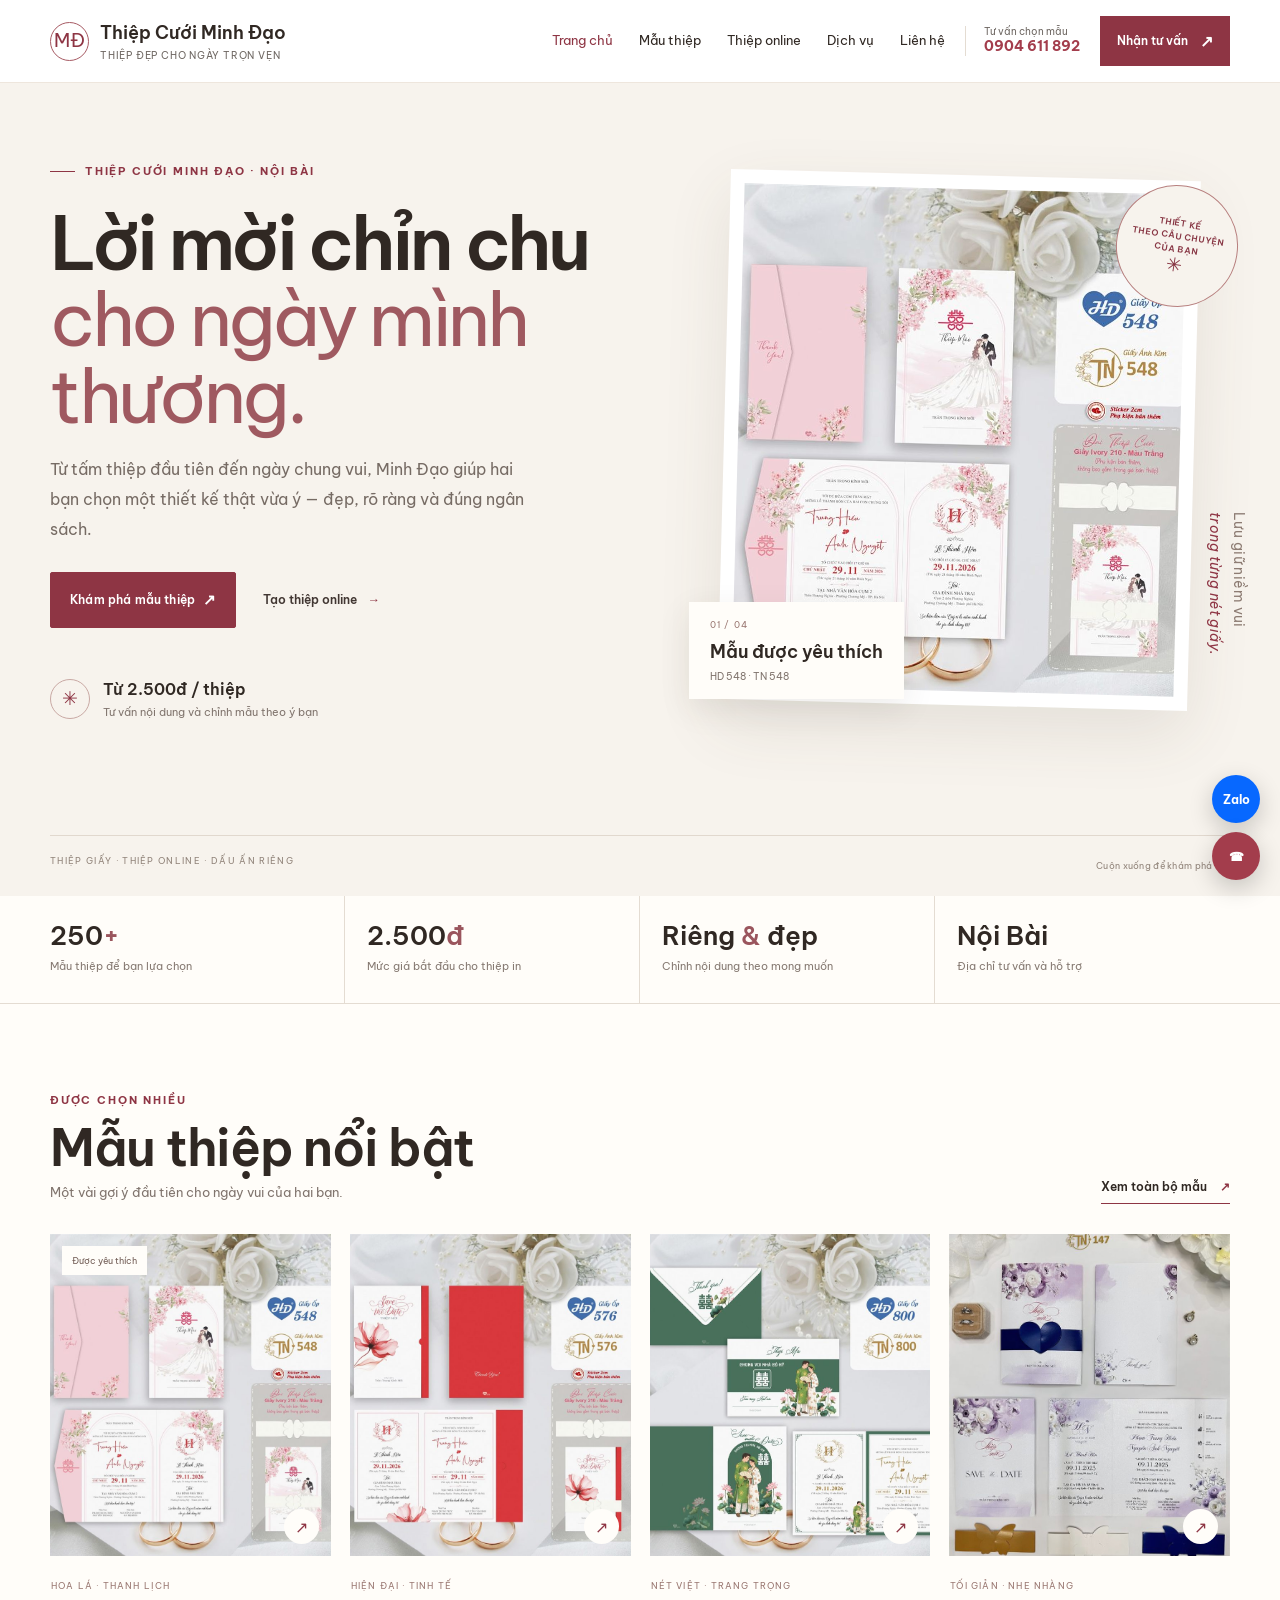
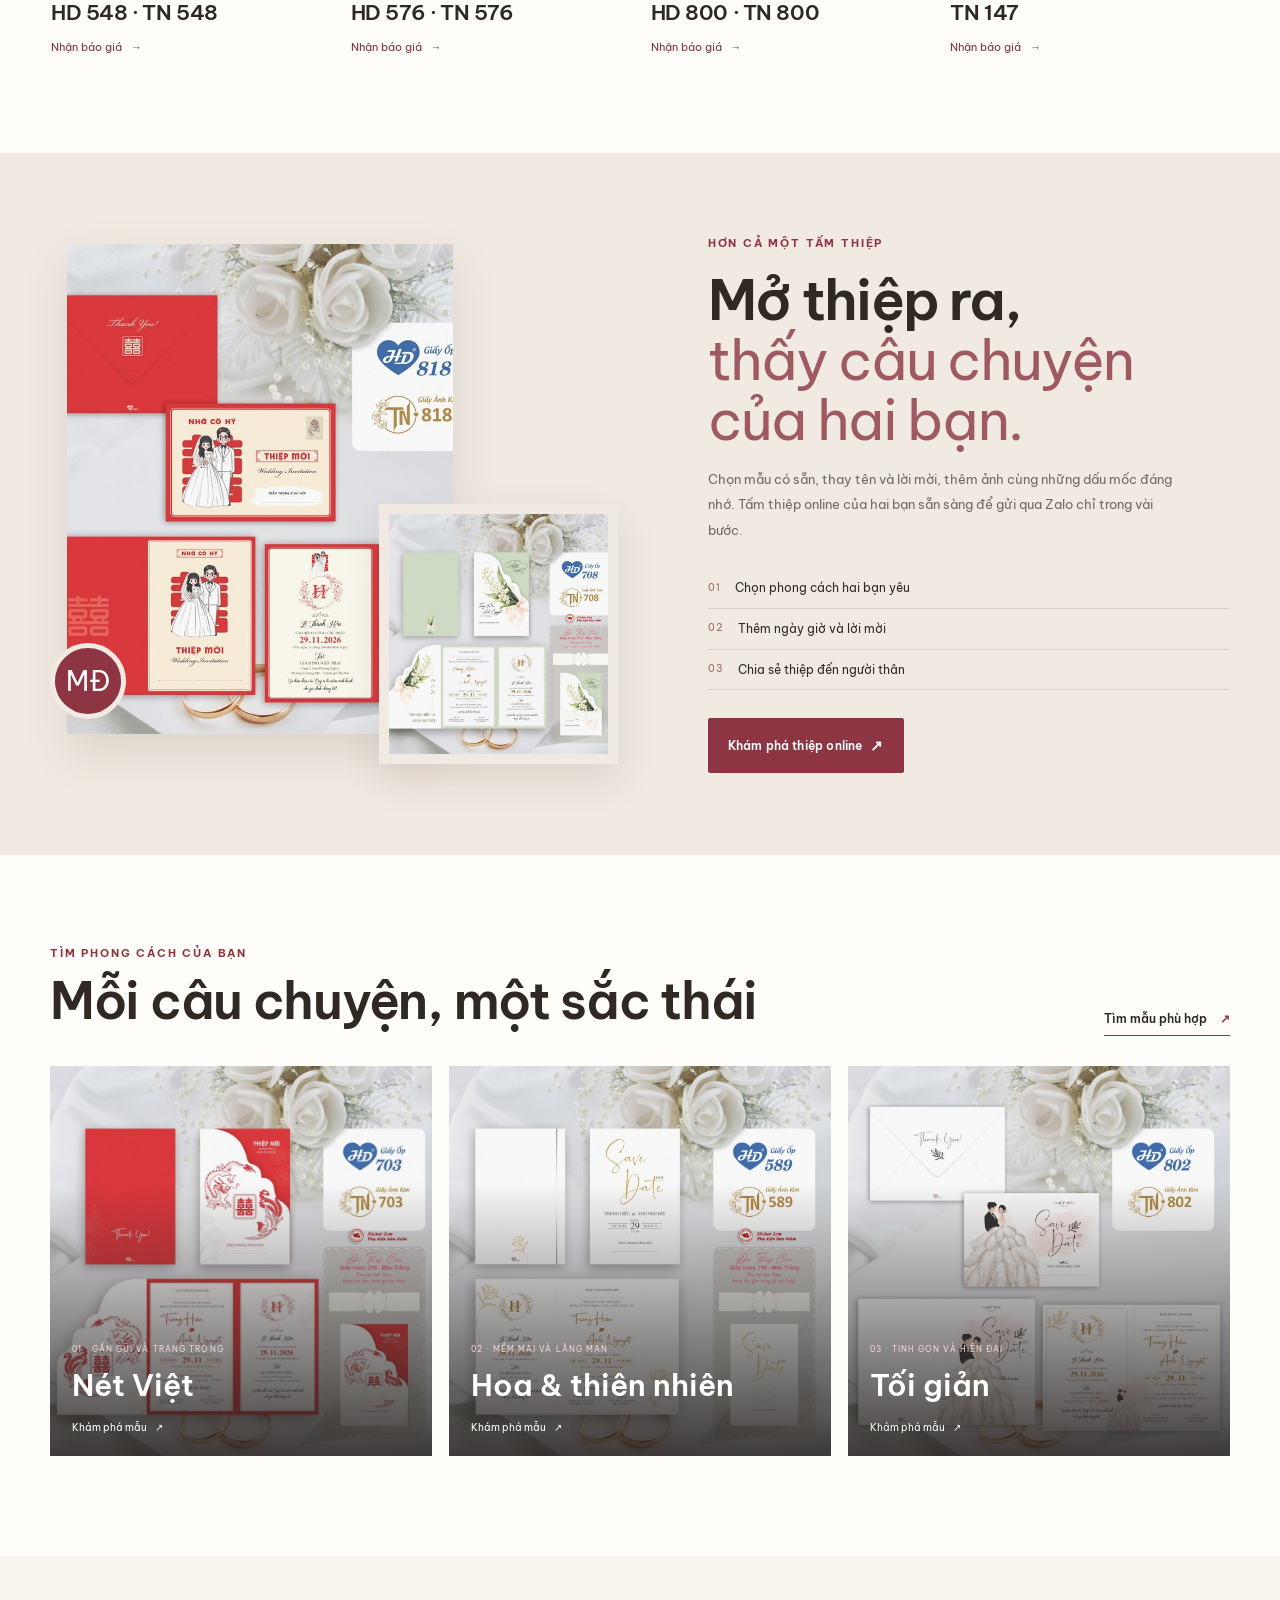
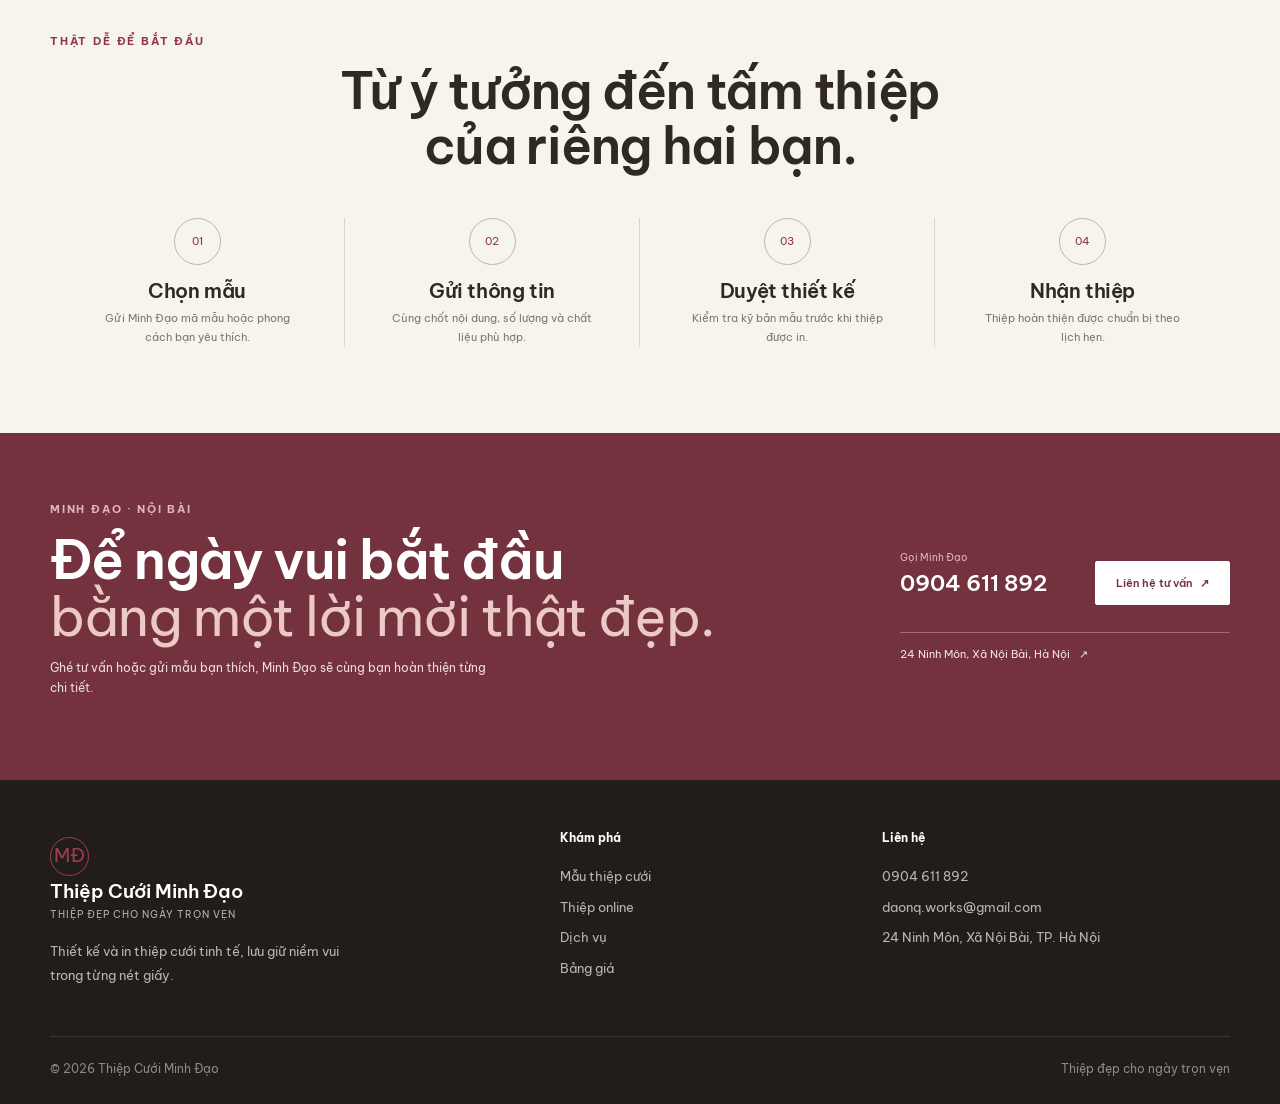
<file: index.html>
<!doctype html>
<html lang="vi">
<head>
  <meta charset="utf-8">
  <meta name="viewport" content="width=device-width, initial-scale=1">
  <meta name="theme-color" content="#f7f3ed">
  <title>Thiệp Cưới Minh Đạo | Thiệp đẹp cho ngày mình chung đôi</title>
  <meta name="description" content="Khám phá hơn 250 mẫu thiệp cưới Minh Đạo, xem mẫu online và nhận tư vấn thiết kế, in thiệp tại Nội Bài.">
  <link rel="stylesheet" href="styles.css">
</head>
<body class="store-home">
<header class="site-header home-header">
  <nav class="container nav" aria-label="Điều hướng chính">
    <a class="brand" href="index.html">
      <span class="brand-mark">MĐ</span>
      <span><strong>Thiệp Cưới Minh Đạo</strong><small>Thiệp đẹp cho ngày trọn vẹn</small></span>
    </a>
    <button class="menu-btn" aria-label="Mở menu" aria-expanded="false">☰</button>
    <div class="nav-links">
      <a class="active" href="index.html">Trang chủ</a>
      <a href="templates.html">Mẫu thiệp</a>
      <a href="online.html">Thiệp online</a>
      <a href="services.html">Dịch vụ</a>
      <a href="contact.html">Liên hệ</a>
    </div>
    <div class="nav-actions">
      <a class="header-phone" href="tel:0904611892"><small>Tư vấn chọn mẫu</small><b>0904 611 892</b></a>
      <a class="home-nav-cta" href="contact.html">Nhận tư vấn <span>↗</span></a>
    </div>
  </nav>
</header>

<main>
  <section class="home-hero">
    <div class="container home-hero-grid">
      <div class="home-hero-copy">
        <span class="home-eyebrow"><i></i> Thiệp cưới Minh Đạo · Nội Bài</span>
        <h1>Lời mời chỉn chu<br><em>cho ngày mình thương.</em></h1>
        <p>Từ tấm thiệp đầu tiên đến ngày chung vui, Minh Đạo giúp hai bạn chọn một thiết kế thật vừa ý — đẹp, rõ ràng và đúng ngân sách.</p>
        <div class="home-hero-actions">
          <a class="btn home-primary" href="templates.html">Khám phá mẫu thiệp <span>↗</span></a>
          <a class="home-text-link" href="online.html">Tạo thiệp online <span>→</span></a>
        </div>
        <div class="home-hero-note"><span class="note-icon">✳</span><span><b>Từ 2.500đ / thiệp</b><small>Tư vấn nội dung và chỉnh mẫu theo ý bạn</small></span></div>
      </div>
      <div class="home-hero-visual">
        <div class="home-hero-photo">
          <img src="assets/thiep_2k5_den_5k/hd-548-tn-548.jpg" alt="Mẫu thiệp cưới hoa hồng HD 548 và TN 548">
        </div>
        <div class="home-photo-caption"><span>01 / 04</span><b>Mẫu được yêu thích</b><small>HD 548 · TN 548</small></div>
        <div class="home-round-stamp" aria-hidden="true"><span>THIẾT KẾ<br>THEO CÂU CHUYỆN<br>CỦA BẠN</span><b>✳</b></div>
        <div class="home-side-note">Lưu giữ niềm vui<br><em>trong từng nét giấy.</em></div>
      </div>
    </div>
    <div class="home-hero-bottom container"><span>THIỆP GIẤY · THIỆP ONLINE · DẤU ẤN RIÊNG</span><span>Cuộn xuống để khám phá <b>↓</b></span></div>
  </section>

  <section class="home-proof" aria-label="Thông tin nổi bật">
    <div class="container home-proof-grid">
      <div><b>250<span>+</span></b><p>Mẫu thiệp để bạn lựa chọn</p></div>
      <div><b>2.500<span>đ</span></b><p>Mức giá bắt đầu cho thiệp in</p></div>
      <div><b>Riêng <span>&</span> đẹp</b><p>Chỉnh nội dung theo mong muốn</p></div>
      <div><b>Nội Bài</b><p>Địa chỉ tư vấn và hỗ trợ</p></div>
    </div>
  </section>

  <section class="section home-featured" id="mau-noi-bat">
    <div class="container">
      <div class="home-section-heading">
        <div><span class="home-section-kicker">ĐƯỢC CHỌN NHIỀU</span><h2>Mẫu thiệp nổi bật</h2><p>Một vài gợi ý đầu tiên cho ngày vui của hai bạn.</p></div>
        <a class="home-more-link" href="templates.html">Xem toàn bộ mẫu <span>↗</span></a>
      </div>
      <div class="home-card-grid">
        <article class="home-product">
          <button class="home-product-image" data-view="hd-548-tn-548.jpg" aria-label="Xem mẫu thiệp HD 548"><img src="assets/thiep_2k5_den_5k/hd-548-tn-548.jpg" alt="Thiệp cưới hoa hồng HD 548" loading="lazy"><span class="home-product-tag">Được yêu thích</span><span class="home-product-open">↗</span></button>
          <div class="home-product-copy"><span>HOA LÁ · THANH LỊCH</span><h3>HD 548 · TN 548</h3><a href="contact.html">Nhận báo giá <b>→</b></a></div>
        </article>
        <article class="home-product">
          <button class="home-product-image" data-view="hd-576-tn-576.jpg" aria-label="Xem mẫu thiệp HD 576"><img src="assets/thiep_2k5_den_5k/hd-576-tn-576.jpg" alt="Thiệp cưới mẫu HD 576" loading="lazy"><span class="home-product-open">↗</span></button>
          <div class="home-product-copy"><span>HIỆN ĐẠI · TINH TẾ</span><h3>HD 576 · TN 576</h3><a href="contact.html">Nhận báo giá <b>→</b></a></div>
        </article>
        <article class="home-product">
          <button class="home-product-image" data-view="hd-800-tn-800.jpg" aria-label="Xem mẫu thiệp HD 800"><img src="assets/thiep_2k5_den_5k/hd-800-tn-800.jpg" alt="Thiệp cưới mẫu HD 800" loading="lazy"><span class="home-product-open">↗</span></button>
          <div class="home-product-copy"><span>NÉT VIỆT · TRANG TRỌNG</span><h3>HD 800 · TN 800</h3><a href="contact.html">Nhận báo giá <b>→</b></a></div>
        </article>
        <article class="home-product">
          <button class="home-product-image" data-view="tn-147.jpg" aria-label="Xem mẫu thiệp TN 147"><img src="assets/thiep_2k5_den_5k/tn-147.jpg" alt="Thiệp cưới thanh nhã TN 147" loading="lazy"><span class="home-product-open">↗</span></button>
          <div class="home-product-copy"><span>TỐI GIẢN · NHẸ NHÀNG</span><h3>TN 147</h3><a href="contact.html">Nhận báo giá <b>→</b></a></div>
        </article>
      </div>
    </div>
  </section>

  <section class="home-story">
    <div class="container home-story-grid">
      <div class="home-story-images">
        <img class="home-story-main" src="assets/thiep_2k5_den_5k/hd-818-tn-818.jpg" alt="Thiệp cưới thiết kế trang nhã" loading="lazy">
        <img class="home-story-small" src="assets/thiep_2k5_den_5k/hd-708-tn-708.jpg" alt="Chi tiết mẫu thiệp cưới phong cách Việt" loading="lazy">
        <span class="home-story-seal">MĐ</span>
      </div>
      <div class="home-story-copy">
        <span class="home-section-kicker">HƠN CẢ MỘT TẤM THIỆP</span>
        <h2>Mở thiệp ra,<br><em>thấy câu chuyện của hai bạn.</em></h2>
        <p>Chọn mẫu có sẵn, thay tên và lời mời, thêm ảnh cùng những dấu mốc đáng nhớ. Tấm thiệp online của hai bạn sẵn sàng để gửi qua Zalo chỉ trong vài bước.</p>
        <ul><li><span>01</span> Chọn phong cách hai bạn yêu</li><li><span>02</span> Thêm ngày giờ và lời mời</li><li><span>03</span> Chia sẻ thiệp đến người thân</li></ul>
        <a class="btn home-primary" href="online.html">Khám phá thiệp online <span>↗</span></a>
      </div>
    </div>
  </section>

  <section class="section home-collections">
    <div class="container">
      <div class="home-section-heading">
        <div><span class="home-section-kicker">TÌM PHONG CÁCH CỦA BẠN</span><h2>Mỗi câu chuyện, một sắc thái</h2></div>
        <a class="home-more-link" href="templates.html">Tìm mẫu phù hợp <span>↗</span></a>
      </div>
      <div class="home-collection-grid">
        <a href="templates.html" class="home-collection home-collection-viet"><img src="assets/thiep_2k5_den_5k/hd-703-tn-703.jpg" alt="Thiệp cưới phong cách Việt" loading="lazy"><span class="home-collection-label"><small>01 · GẦN GŨI VÀ TRANG TRỌNG</small><b>Nét Việt</b><i>Khám phá mẫu <span>↗</span></i></span></a>
        <a href="templates.html" class="home-collection"><img src="assets/thiep_2k5_den_5k/hd-589-tn-589.jpg" alt="Thiệp cưới hoa lá mềm mại" loading="lazy"><span class="home-collection-label"><small>02 · MỀM MẠI VÀ LÃNG MẠN</small><b>Hoa & thiên nhiên</b><i>Khám phá mẫu <span>↗</span></i></span></a>
        <a href="templates.html" class="home-collection"><img src="assets/thiep_2k5_den_5k/hd-802-tn-802.jpg" alt="Thiệp cưới hiện đại tối giản" loading="lazy"><span class="home-collection-label"><small>03 · TINH GỌN VÀ HIỆN ĐẠI</small><b>Tối giản</b><i>Khám phá mẫu <span>↗</span></i></span></a>
      </div>
    </div>
  </section>

  <section class="home-process">
    <div class="container">
      <div class="home-process-heading"><span class="home-section-kicker">THẬT DỄ ĐỂ BẮT ĐẦU</span><h2>Từ ý tưởng đến tấm thiệp<br>của riêng hai bạn.</h2></div>
      <div class="home-process-grid">
        <article><span>01</span><h3>Chọn mẫu</h3><p>Gửi Minh Đạo mã mẫu hoặc phong cách bạn yêu thích.</p></article>
        <article><span>02</span><h3>Gửi thông tin</h3><p>Cùng chốt nội dung, số lượng và chất liệu phù hợp.</p></article>
        <article><span>03</span><h3>Duyệt thiết kế</h3><p>Kiểm tra kỹ bản mẫu trước khi thiệp được in.</p></article>
        <article><span>04</span><h3>Nhận thiệp</h3><p>Thiệp hoàn thiện được chuẩn bị theo lịch hẹn.</p></article>
      </div>
    </div>
  </section>

  <section class="home-contact">
    <div class="container home-contact-inner">
      <div><span class="home-section-kicker">MINH ĐẠO · NỘI BÀI</span><h2>Để ngày vui bắt đầu<br><em>bằng một lời mời thật đẹp.</em></h2><p>Ghé tư vấn hoặc gửi mẫu bạn thích, Minh Đạo sẽ cùng bạn hoàn thiện từng chi tiết.</p></div>
      <div class="home-contact-actions"><a class="home-contact-phone" href="tel:0904611892"><small>Gọi Minh Đạo</small><b>0904 611 892</b></a><a class="btn home-light-btn" href="contact.html">Liên hệ tư vấn <span>↗</span></a><a class="home-map-link" href="https://maps.google.com/?q=24+Ninh+M%C3%B4n,+N%E1%BB%99i+B%C3%A0i,+H%C3%A0+N%E1%BB%99i" target="_blank" rel="noopener">24 Ninh Môn, Xã Nội Bài, Hà Nội <span>↗</span></a></div>
    </div>
  </section>
</main>

<div class="float-contact"><a class="zalo" href="https://zalo.me/84904611892" target="_blank" rel="noopener">Zalo</a><a class="phone" href="tel:0904611892" aria-label="Gọi Minh Đạo">☎</a></div>
<footer class="site-footer home-footer">
  <div class="container">
    <div class="home-footer-main">
      <div class="home-footer-brand"><a class="brand" href="index.html"><span class="brand-mark">MĐ</span><span><strong>Thiệp Cưới Minh Đạo</strong><small>Thiệp đẹp cho ngày trọn vẹn</small></span></a><p>Thiết kế và in thiệp cưới tinh tế, lưu giữ niềm vui trong từng nét giấy.</p></div>
      <div><h4>Khám phá</h4><a href="templates.html">Mẫu thiệp cưới</a><a href="online.html">Thiệp online</a><a href="services.html">Dịch vụ</a><a href="pricing.html">Bảng giá</a></div>
      <div><h4>Liên hệ</h4><a href="tel:0904611892">0904 611 892</a><a href="mailto:daonq.works@gmail.com">daonq.works@gmail.com</a><a href="contact.html">24 Ninh Môn, Xã Nội Bài, TP. Hà Nội</a></div>
    </div>
    <div class="footer-bottom"><span>© 2026 Thiệp Cưới Minh Đạo</span><span>Thiệp đẹp cho ngày trọn vẹn</span></div>
  </div>
</footer>

<div class="modal" id="templateModal" aria-hidden="true"><div class="modal-card"><button class="modal-close" aria-label="Đóng">×</button><img alt=""><div class="modal-copy"><div class="eyebrow">Mẫu thiệp Minh Đạo</div><h2></h2><p class="muted">Ghi lại mã mẫu này và gửi cho Minh Đạo để được tư vấn nội dung, số lượng và báo giá phù hợp.</p><a class="btn" href="contact.html">Nhận tư vấn mẫu này</a></div></div></div>
<script src="app.js"></script>
</body>
</html>
</file>
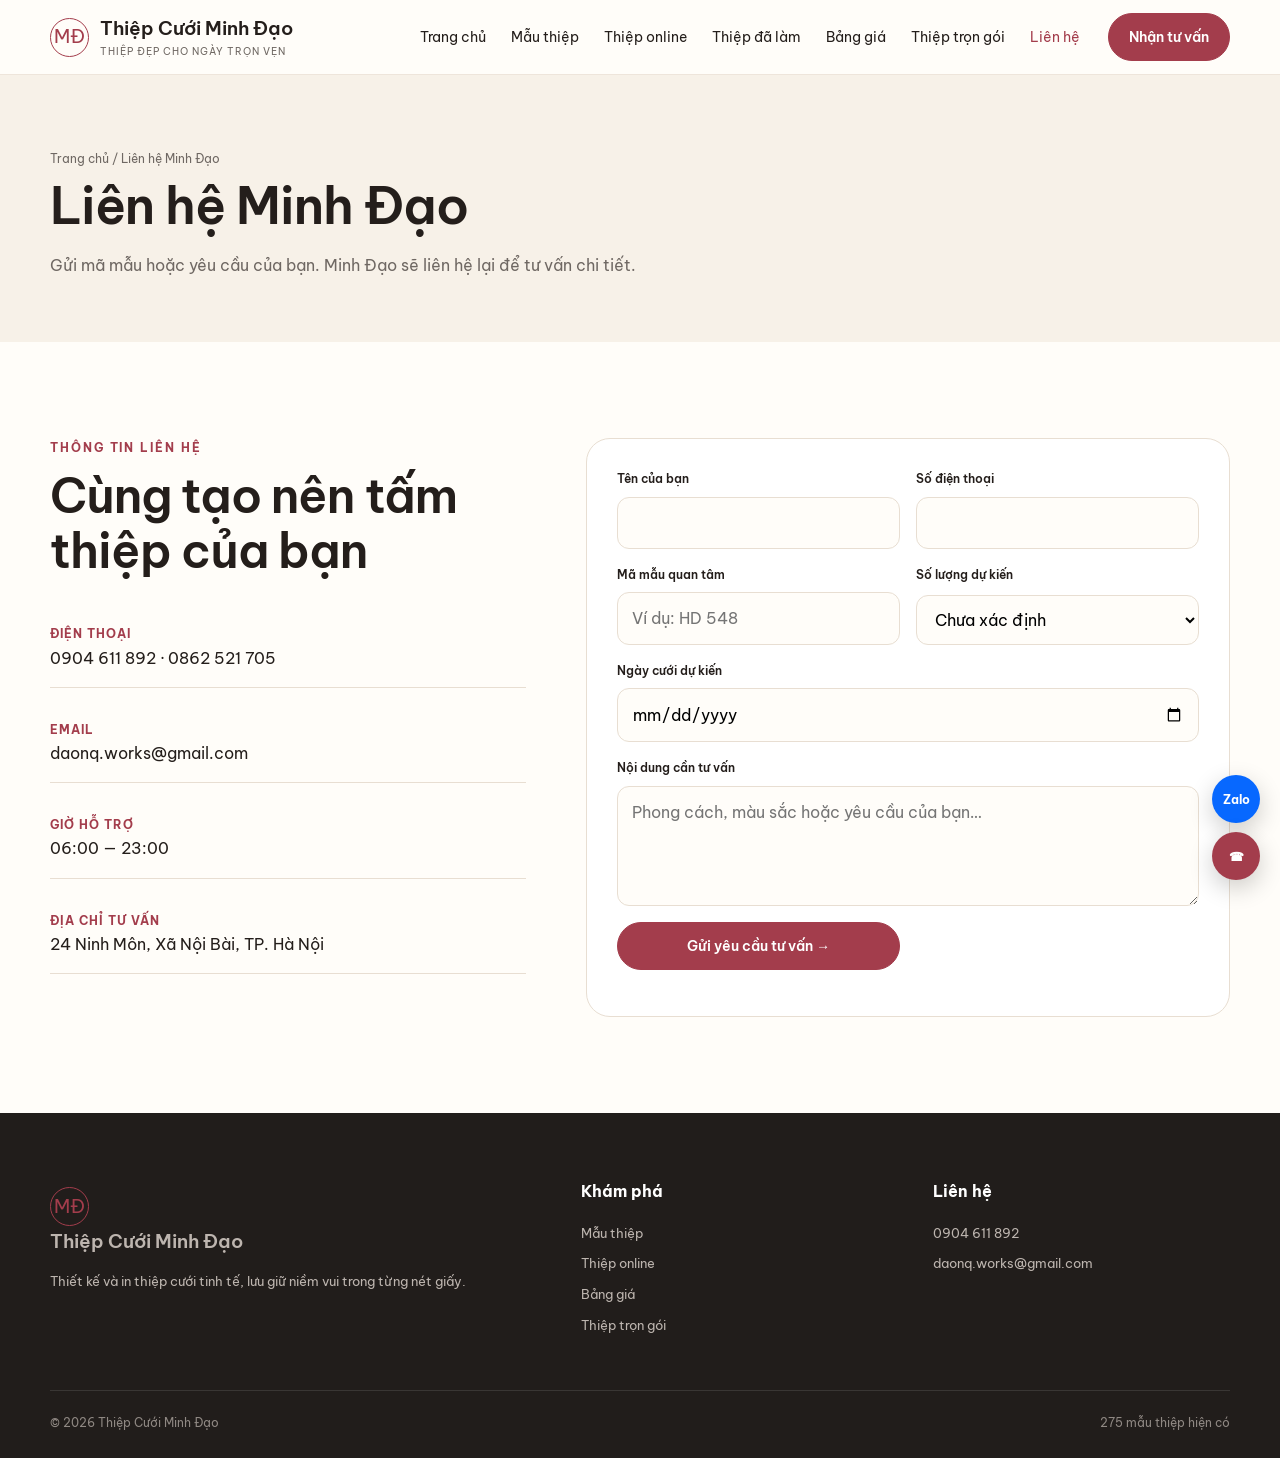
<file: contact.html>
<!doctype html><html lang="vi"><head><meta charset="utf-8"><meta name="viewport" content="width=device-width,initial-scale=1"><title>Liên hệ | Thiệp Cưới Minh Đạo</title><link rel="stylesheet" href="styles.css"></head><body><header class="site-header"><nav class="container nav"><a class="brand" href="index.html"><span class="brand-mark">MĐ</span><span><strong>Thiệp Cưới Minh Đạo</strong><small>Thiệp đẹp cho ngày trọn vẹn</small></span></a><button class="menu-btn" aria-label="Mở menu">☰</button><div class="nav-links"><a href="index.html">Trang chủ</a><a href="templates.html">Mẫu thiệp</a><a href="online.html">Thiệp online</a><a href="showcase.html">Thiệp đã làm</a><a href="pricing.html">Bảng giá</a><a href="services.html">Thiệp trọn gói</a><a class="active" href="contact.html">Liên hệ</a></div><div class="nav-actions"><a class="btn" href="contact.html">Nhận tư vấn</a></div></nav></header><main><section class="page-hero"><div class="container"><div class="breadcrumbs"><a href="index.html">Trang chủ</a> / Liên hệ Minh Đạo</div><h1>Liên hệ Minh Đạo</h1><p class="muted">Gửi mã mẫu hoặc yêu cầu của bạn. Minh Đạo sẽ liên hệ lại để tư vấn chi tiết.</p></div></section><section class="section"><div class="container contact-grid"><div><div class="eyebrow">Thông tin liên hệ</div><h2 style="font-size:3rem;margin:10px 0">Cùng tạo nên tấm thiệp của bạn</h2><div class="contact-list"><div class="contact-item"><b>Điện thoại</b><a href="tel:0904611892">0904 611 892</a> · <a href="tel:0862521705">0862 521 705</a></div><div class="contact-item"><b>Email</b><a href="mailto:daonq.works@gmail.com">daonq.works@gmail.com</a></div><div class="contact-item"><b>Giờ hỗ trợ</b>06:00 — 23:00</div><div class="contact-item"><b>Địa chỉ tư vấn</b>24 Ninh Môn, Xã Nội Bài, TP. Hà Nội</div></div></div><form class="contact-form" id="quoteForm"><input name="_honey" tabindex="-1" autocomplete="off" style="position:absolute;left:-9999px" aria-hidden="true"><div class="field"><label for="name">Tên của bạn</label><input id="name" name="name" autocomplete="name" required></div><div class="field"><label for="phone">Số điện thoại</label><input id="phone" name="phone" type="tel" autocomplete="tel" required></div><div class="field"><label for="code">Mã mẫu quan tâm</label><input id="code" name="template_code" placeholder="Ví dụ: HD 548"></div><div class="field"><label for="quantity">Số lượng dự kiến</label><select id="quantity" name="quantity"><option>Chưa xác định</option><option>100 thiệp</option><option>200 thiệp</option><option>300 thiệp</option><option>500 thiệp</option><option>1000 thiệp</option></select></div><div class="field full"><label for="date">Ngày cưới dự kiến</label><input id="date" name="wedding_date" type="date"></div><div class="field full"><label for="message">Nội dung cần tư vấn</label><textarea id="message" name="message" placeholder="Phong cách, màu sắc hoặc yêu cầu của bạn…"></textarea></div><button class="btn" type="submit">Gửi yêu cầu tư vấn →</button><p class="form-status" role="status" aria-live="polite"></p></form></div></section></main><div class="float-contact"><a class="zalo" href="https://zalo.me/84904611892" target="_blank" rel="noopener">Zalo</a><a class="phone" href="tel:0904611892">☎</a></div><footer class="site-footer"><div class="container"><div class="footer-grid"><div><a class="brand" href="index.html"><span class="brand-mark">MĐ</span><span><strong>Thiệp Cưới Minh Đạo</strong></span></a><p>Thiết kế và in thiệp cưới tinh tế, lưu giữ niềm vui trong từng nét giấy.</p></div><div><h4>Khám phá</h4><a href="templates.html">Mẫu thiệp</a><a href="online.html">Thiệp online</a><a href="pricing.html">Bảng giá</a><a href="services.html">Thiệp trọn gói</a></div><div><h4>Liên hệ</h4><a href="tel:0904611892">0904 611 892</a><a href="mailto:daonq.works@gmail.com">daonq.works@gmail.com</a></div></div><div class="footer-bottom"><span>© 2026 Thiệp Cưới Minh Đạo</span><span id="footerCount"></span></div></div></footer><div class="modal" id="templateModal" aria-hidden="true"><div class="modal-card"><button class="modal-close" aria-label="Đóng">×</button><img alt=""><div class="modal-copy"><div class="eyebrow">Mẫu thiệp Minh Đạo</div><h2></h2><p class="muted">Ghi lại mã mẫu này và gửi cho Minh Đạo để được tư vấn nội dung, số lượng và báo giá phù hợp.</p><a class="btn" href="contact.html">Nhận tư vấn mẫu này</a></div></div></div><script src="app.js"></script></body></html>
</file>
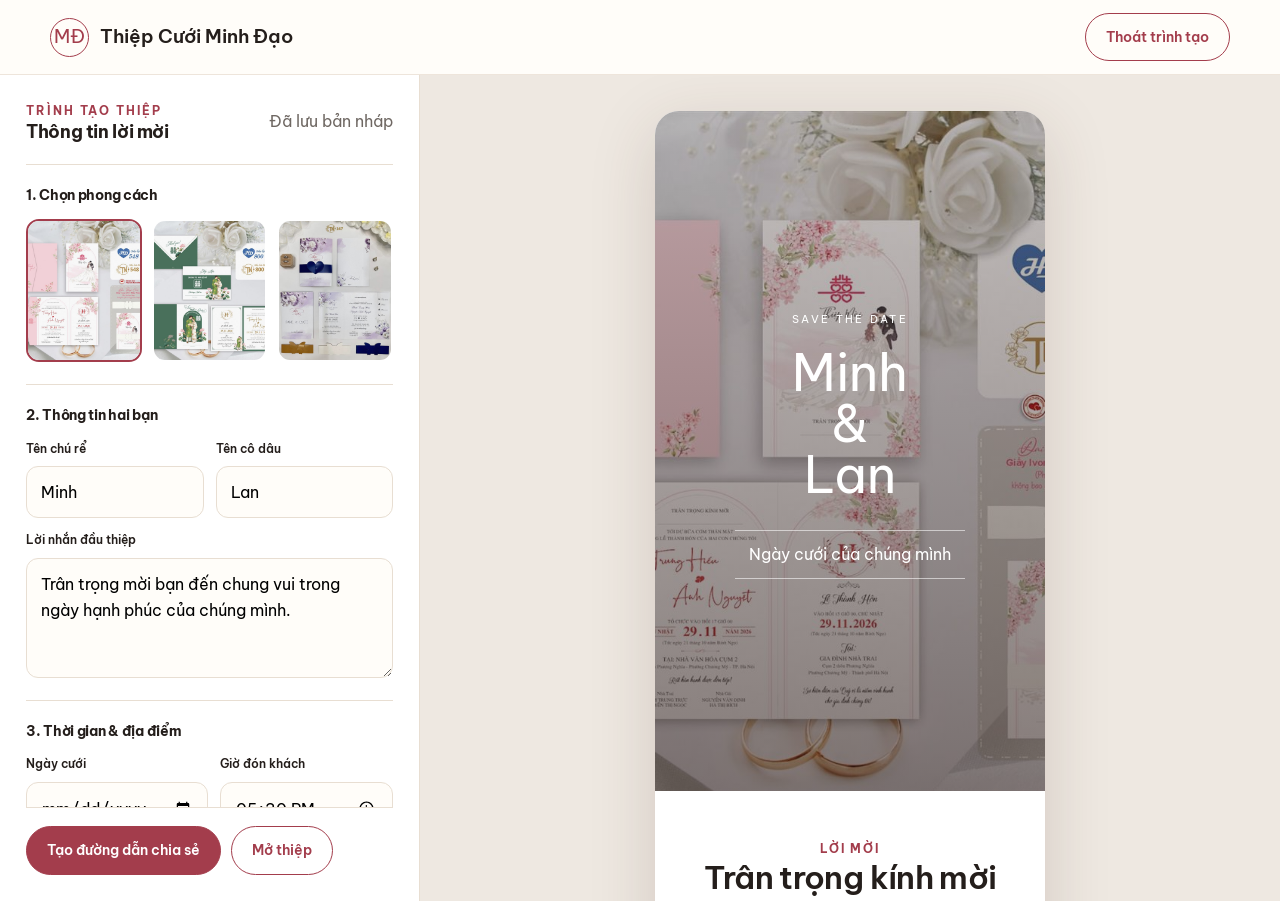
<file: create-invitation.html>
<!doctype html><html lang="vi"><head><meta charset="utf-8"><meta name="viewport" content="width=device-width,initial-scale=1"><title>Tạo thiệp online | Thiệp Cưới Minh Đạo</title><link rel="stylesheet" href="styles.css"></head><body><header class="site-header"><nav class="container nav"><a class="brand" href="index.html"><span class="brand-mark">MĐ</span><span><strong>Thiệp Cưới Minh Đạo</strong></span></a><div class="nav-actions" style="margin-left:auto"><a class="btn outline" href="online.html">Thoát trình tạo</a></div></nav></header><main class="builder-shell"><form class="builder-panel" id="invitationBuilder"><div class="builder-top"><div><div class="eyebrow">Trình tạo thiệp</div><h1>Thông tin lời mời</h1></div><span class="muted" id="saveState">Tự động lưu</span></div>
<section class="builder-section"><h2>1. Chọn phong cách</h2><div class="theme-options"><button type="button" class="theme-option active" data-theme="assets/cards/hd-548-tn-548.jpg"><img src="assets/cards/hd-548-tn-548.jpg" alt="Mẫu hoa"></button><button type="button" class="theme-option" data-theme="assets/cards/hd-800-tn-800.jpg"><img src="assets/cards/hd-800-tn-800.jpg" alt="Mẫu hiện đại"></button><button type="button" class="theme-option" data-theme="assets/cards/tn-147.jpg"><img src="assets/cards/tn-147.jpg" alt="Mẫu tối giản"></button></div></section>
<section class="builder-section"><h2>2. Thông tin hai bạn</h2><div class="builder-fields"><div class="field"><label for="groom">Tên chú rể</label><input id="groom" name="groom" value="Minh"></div><div class="field"><label for="bride">Tên cô dâu</label><input id="bride" name="bride" value="Lan"></div><div class="field full"><label for="message">Lời nhắn đầu thiệp</label><textarea id="message" name="message">Trân trọng mời bạn đến chung vui trong ngày hạnh phúc của chúng mình.</textarea></div></div></section>
<section class="builder-section"><h2>3. Thời gian & địa điểm</h2><div class="builder-fields"><div class="field"><label for="date">Ngày cưới</label><input id="date" name="date" type="date"></div><div class="field"><label for="time">Giờ đón khách</label><input id="time" name="time" type="time" value="17:30"></div><div class="field full"><label for="venue">Tên địa điểm</label><input id="venue" name="venue" placeholder="Nhập tên nhà hàng hoặc tư gia"></div><div class="field full"><label for="address">Địa chỉ</label><input id="address" name="address" placeholder="Nhập địa chỉ tổ chức"></div></div></section>
<div class="builder-actions"><button class="btn" type="button" id="shareInvite">Tạo đường dẫn chia sẻ</button><button class="btn outline" type="button" id="previewInvite">Mở thiệp</button></div><div class="share-box" id="shareBox"></div></form>
<div class="builder-stage"><div class="invite-frame"><section class="invite-cover" id="previewCover"><div class="invite-kicker">Save the date</div><div class="invite-names"><span id="previewGroom">Minh</span><br>&<br><span id="previewBride">Lan</span></div><div class="invite-date" id="previewDate">Ngày cưới của chúng mình</div></section><section class="invite-section"><div class="eyebrow">Lời mời</div><h2>Trân trọng kính mời</h2><p class="muted" id="previewMessage"></p><div class="event-box"><b id="previewVenue">Địa điểm sẽ được cập nhật</b><p class="muted" id="previewAddress"></p><p id="previewTime"></p></div></section></div></div></main><script src="online.js"></script></body></html>
</file>
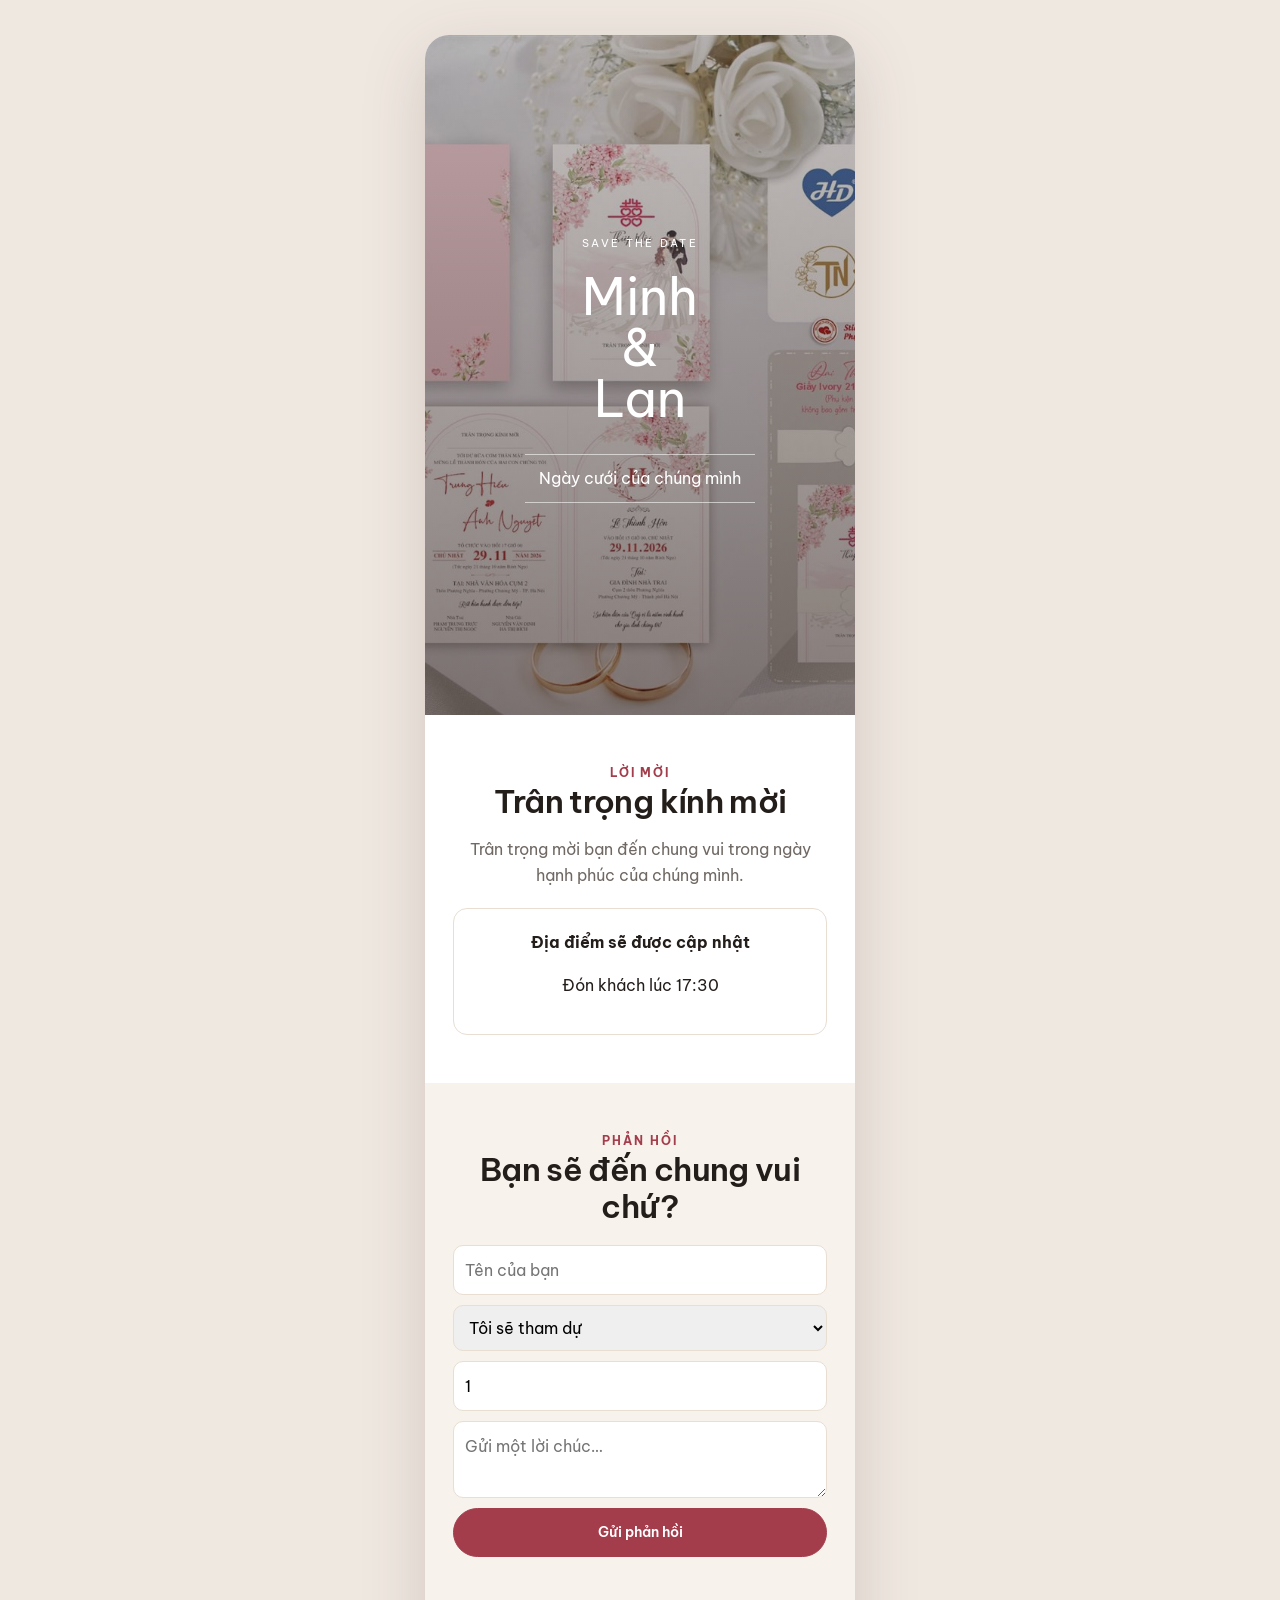
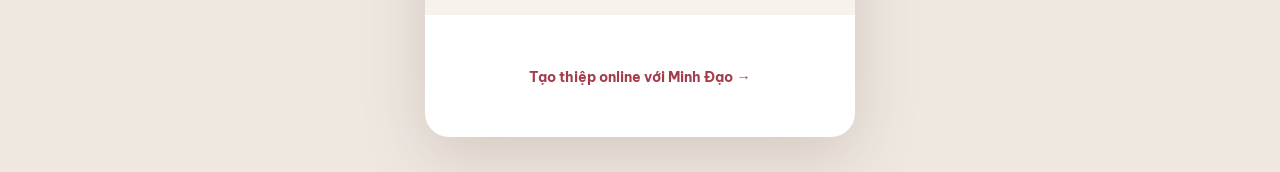
<file: invitation.html>
<!doctype html><html lang="vi"><head><meta charset="utf-8"><meta name="viewport" content="width=device-width,initial-scale=1"><title>Thiệp mời online | Thiệp Cưới Minh Đạo</title><link rel="stylesheet" href="styles.css"></head><body class="invite-page"><main class="invite-frame"><section class="invite-cover" id="viewCover"><div class="invite-kicker">Save the date</div><div class="invite-names"><span id="viewGroom">Minh</span><br>&<br><span id="viewBride">Lan</span></div><div class="invite-date" id="viewDate">Ngày cưới của chúng mình</div></section><section class="invite-section"><div class="eyebrow">Lời mời</div><h2>Trân trọng kính mời</h2><p class="muted" id="viewMessage">Trân trọng mời bạn đến chung vui trong ngày hạnh phúc của chúng mình.</p><div class="event-box"><b id="viewVenue">Địa điểm sẽ được cập nhật</b><p class="muted" id="viewAddress"></p><p id="viewTime"></p></div></section><section class="invite-section alt"><div class="eyebrow">Phản hồi</div><h2>Bạn sẽ đến chung vui chứ?</h2><form class="invite-rsvp" id="rsvpForm"><input name="guest" required placeholder="Tên của bạn"><select name="attendance"><option value="yes">Tôi sẽ tham dự</option><option value="no">Tôi không thể tham dự</option></select><input name="people" type="number" min="1" max="10" value="1" aria-label="Số người tham dự"><textarea name="wish" placeholder="Gửi một lời chúc…"></textarea><button class="btn" type="submit">Gửi phản hồi</button><p class="form-status" role="status"></p></form></section><section class="invite-section"><a class="text-link" href="online.html">Tạo thiệp online với Minh Đạo →</a></section></main><script src="online.js"></script></body></html>
</file>
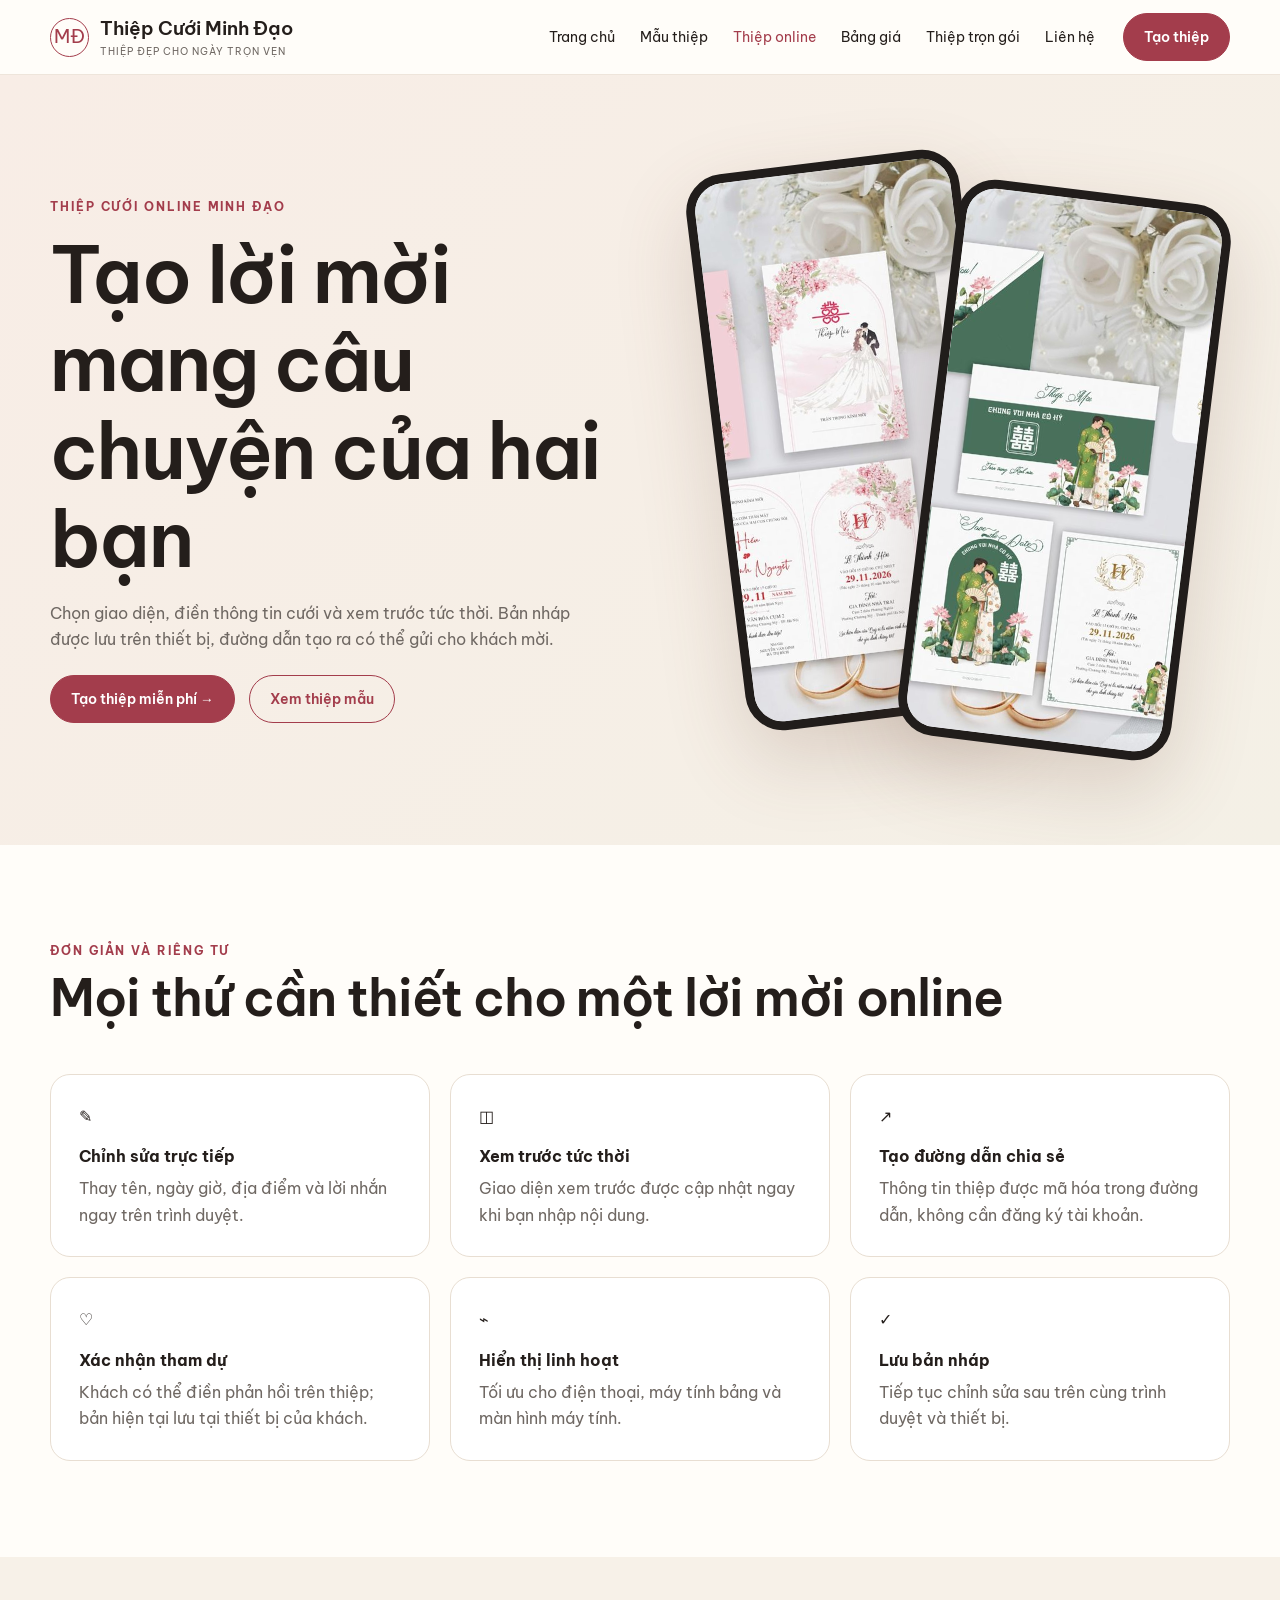
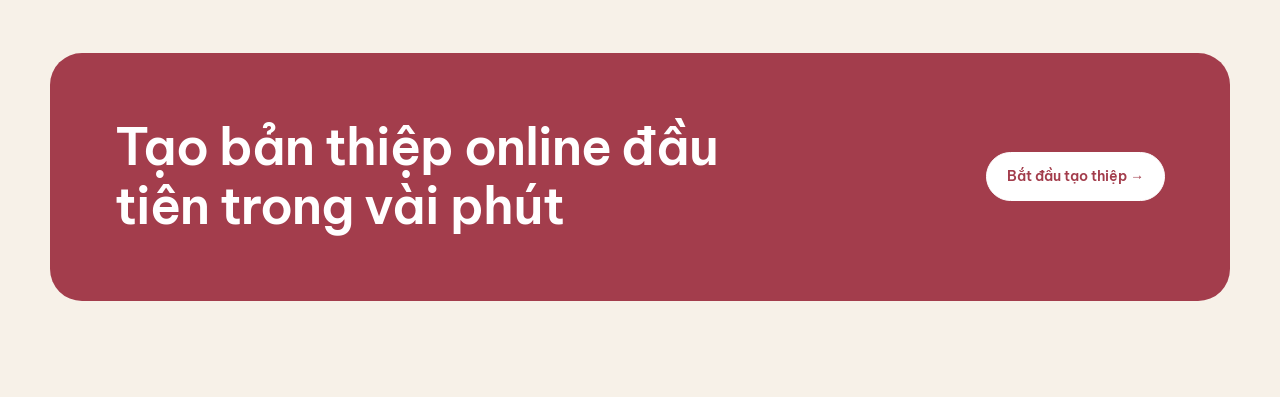
<file: online.html>
<!doctype html><html lang="vi"><head><meta charset="utf-8"><meta name="viewport" content="width=device-width,initial-scale=1"><title>Thiệp cưới online | Thiệp Cưới Minh Đạo</title><meta name="description" content="Tự tạo thiệp cưới online, xem trước tức thời và chia sẻ bằng đường dẫn."><link rel="stylesheet" href="styles.css"></head><body><header class="site-header"><nav class="container nav"><a class="brand" href="index.html"><span class="brand-mark">MĐ</span><span><strong>Thiệp Cưới Minh Đạo</strong><small>Thiệp đẹp cho ngày trọn vẹn</small></span></a><button class="menu-btn" aria-label="Mở menu">☰</button><div class="nav-links"><a href="index.html">Trang chủ</a><a href="templates.html">Mẫu thiệp</a><a class="active" href="online.html">Thiệp online</a><a href="pricing.html">Bảng giá</a><a href="services.html">Thiệp trọn gói</a><a href="contact.html">Liên hệ</a></div><div class="nav-actions"><a class="btn" href="create-invitation.html">Tạo thiệp</a></div></nav></header><main>
<section class="online-hero"><div class="container online-hero-grid"><div><div class="eyebrow">Thiệp cưới online Minh Đạo</div><h1 style="font-size:clamp(3rem,6vw,6rem);margin:14px 0">Tạo lời mời mang câu chuyện của hai bạn</h1><p class="muted">Chọn giao diện, điền thông tin cưới và xem trước tức thời. Bản nháp được lưu trên thiết bị, đường dẫn tạo ra có thể gửi cho khách mời.</p><div class="hero-actions"><a class="btn" href="create-invitation.html">Tạo thiệp miễn phí →</a><a class="btn outline" href="invitation.html">Xem thiệp mẫu</a></div></div><div class="phone-stack"><div class="phone-mock"><img src="assets/cards/hd-548-tn-548.jpg" alt="Thiệp online mẫu"></div><div class="phone-mock"><img src="assets/cards/hd-800-tn-800.jpg" alt="Thiệp online hiện đại"></div></div></div></section>
<section class="section"><div class="container"><div class="section-head"><div><div class="eyebrow">Đơn giản và riêng tư</div><h2>Mọi thứ cần thiết cho một lời mời online</h2></div></div><div class="online-features"><article class="online-feature"><span class="icon">✎</span><b>Chỉnh sửa trực tiếp</b><span class="muted">Thay tên, ngày giờ, địa điểm và lời nhắn ngay trên trình duyệt.</span></article><article class="online-feature"><span class="icon">◫</span><b>Xem trước tức thời</b><span class="muted">Giao diện xem trước được cập nhật ngay khi bạn nhập nội dung.</span></article><article class="online-feature"><span class="icon">↗</span><b>Tạo đường dẫn chia sẻ</b><span class="muted">Thông tin thiệp được mã hóa trong đường dẫn, không cần đăng ký tài khoản.</span></article><article class="online-feature"><span class="icon">♡</span><b>Xác nhận tham dự</b><span class="muted">Khách có thể điền phản hồi trên thiệp; bản hiện tại lưu tại thiết bị của khách.</span></article><article class="online-feature"><span class="icon">⌁</span><b>Hiển thị linh hoạt</b><span class="muted">Tối ưu cho điện thoại, máy tính bảng và màn hình máy tính.</span></article><article class="online-feature"><span class="icon">✓</span><b>Lưu bản nháp</b><span class="muted">Tiếp tục chỉnh sửa sau trên cùng trình duyệt và thiết bị.</span></article></div></div></section>
<section class="section alt"><div class="container cta"><h2>Tạo bản thiệp online đầu tiên trong vài phút</h2><a class="btn light" href="create-invitation.html">Bắt đầu tạo thiệp →</a></div></section></main><script src="app.js"></script></body></html>
</file>
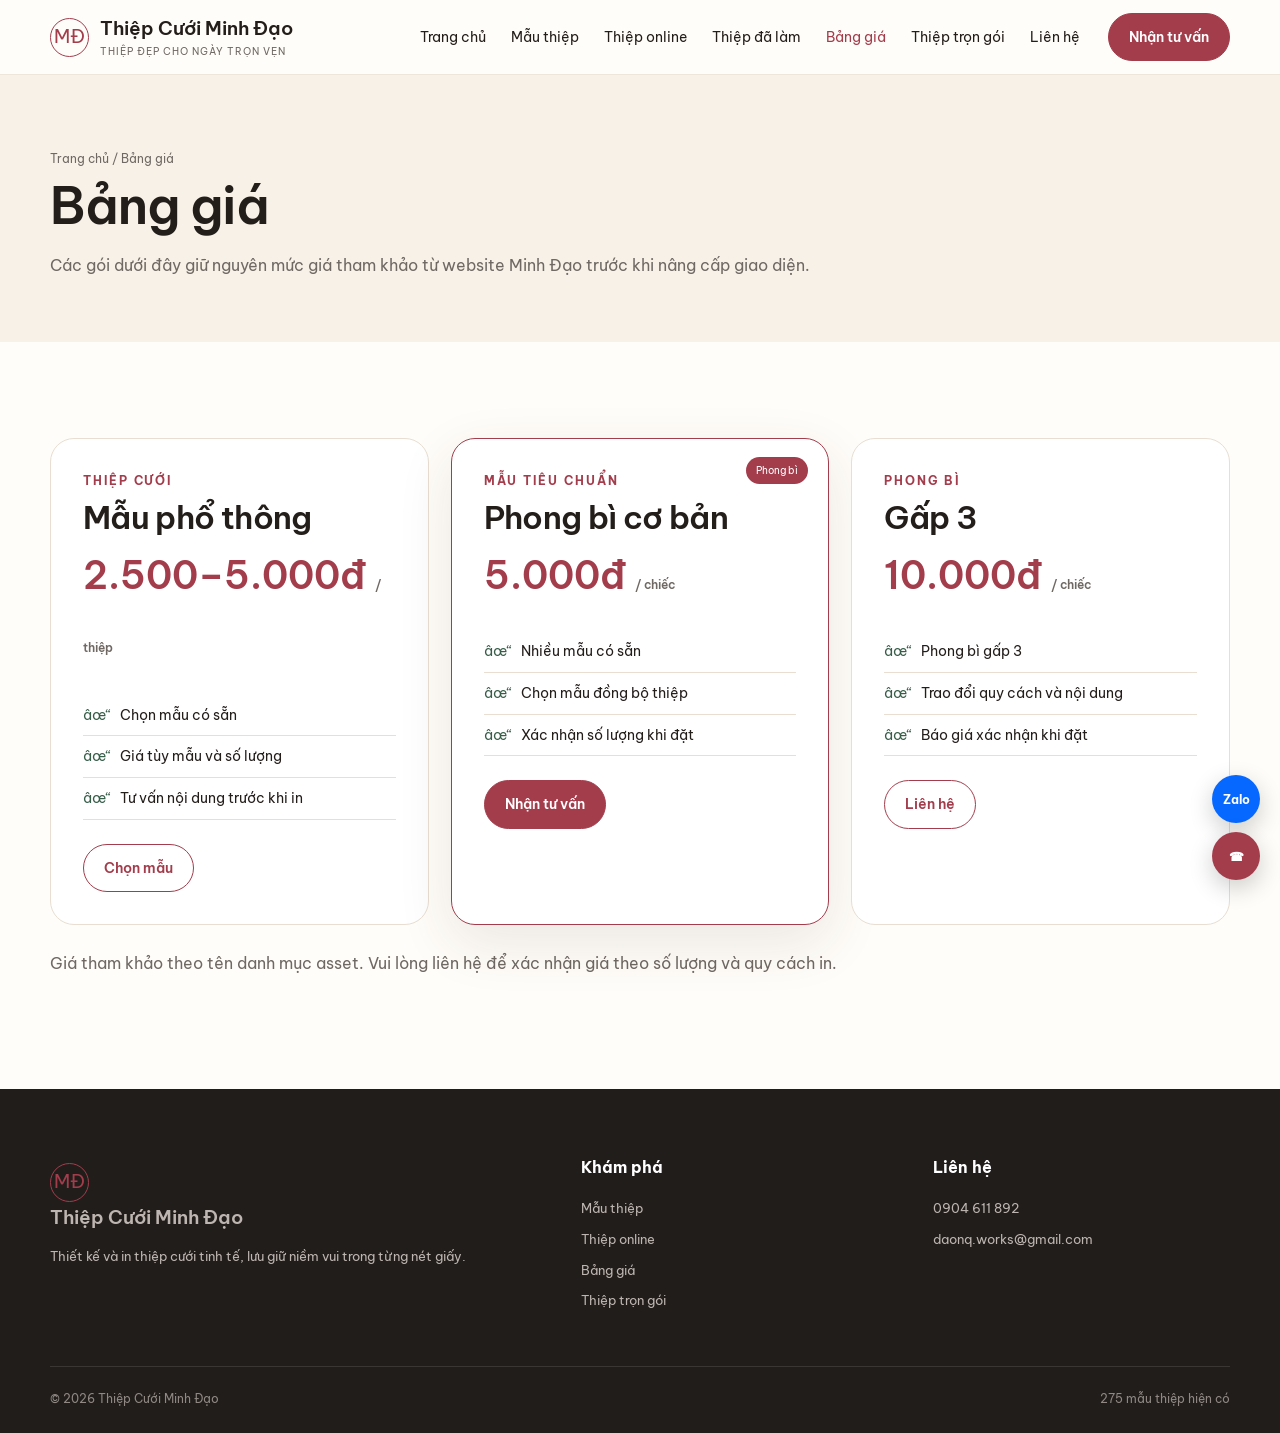
<file: pricing.html>
<!doctype html><html lang="vi"><head><meta charset="utf-8"><meta name="viewport" content="width=device-width,initial-scale=1"><title>Bảng giá | Thiệp Cưới Minh Đạo</title><link rel="stylesheet" href="styles.css"></head><body><header class="site-header"><nav class="container nav"><a class="brand" href="index.html"><span class="brand-mark">MĐ</span><span><strong>Thiệp Cưới Minh Đạo</strong><small>Thiệp đẹp cho ngày trọn vẹn</small></span></a><button class="menu-btn" aria-label="Mở menu">☰</button><div class="nav-links"><a href="index.html">Trang chủ</a><a href="templates.html">Mẫu thiệp</a><a href="online.html">Thiệp online</a><a href="showcase.html">Thiệp đã làm</a><a class="active" href="pricing.html">Bảng giá</a><a href="services.html">Thiệp trọn gói</a><a href="contact.html">Liên hệ</a></div><div class="nav-actions"><a class="btn" href="contact.html">Nhận tư vấn</a></div></nav></header><main><section class="page-hero"><div class="container"><div class="breadcrumbs"><a href="index.html">Trang chủ</a> / Bảng giá</div><h1>Bảng giá</h1><p class="muted">Các gói dưới đây giữ nguyên mức giá tham khảo từ website Minh Đạo trước khi nâng cấp giao diện.</p></div></section><section class="section"><div class="container"><div class="pricing-grid"><article class="price-card"><div class="eyebrow">Thiệp cưới</div><h2>Mẫu phổ thông</h2><div class="price">2.500–5.000đ <small>/ thiệp</small></div><ul><li>Chọn mẫu có sẵn</li><li>Giá tùy mẫu và số lượng</li><li>Tư vấn nội dung trước khi in</li></ul><a class="btn outline" href="templates.html">Chọn mẫu</a></article><article class="price-card featured"><span class="popular">Phong bì</span><div class="eyebrow">Mẫu tiêu chuẩn</div><h2>Phong bì cơ bản</h2><div class="price">5.000đ <small>/ chiếc</small></div><ul><li>Nhiều mẫu có sẵn</li><li>Chọn mẫu đồng bộ thiệp</li><li>Xác nhận số lượng khi đặt</li></ul><a class="btn" href="contact.html">Nhận tư vấn</a></article><article class="price-card"><div class="eyebrow">Phong bì</div><h2>Gấp 3</h2><div class="price">10.000đ <small>/ chiếc</small></div><ul><li>Phong bì gấp 3</li><li>Trao đổi quy cách và nội dung</li><li>Báo giá xác nhận khi đặt</li></ul><a class="btn outline" href="contact.html">Liên hệ</a></article></div><p class="muted" style="margin-top:25px">Giá tham khảo theo tên danh mục asset. Vui lòng liên hệ để xác nhận giá theo số lượng và quy cách in.</p></div></section></main><div class="float-contact"><a class="zalo" href="https://zalo.me/84904611892" target="_blank" rel="noopener">Zalo</a><a class="phone" href="tel:0904611892">☎</a></div><footer class="site-footer"><div class="container"><div class="footer-grid"><div><a class="brand" href="index.html"><span class="brand-mark">MĐ</span><span><strong>Thiệp Cưới Minh Đạo</strong></span></a><p>Thiết kế và in thiệp cưới tinh tế, lưu giữ niềm vui trong từng nét giấy.</p></div><div><h4>Khám phá</h4><a href="templates.html">Mẫu thiệp</a><a href="online.html">Thiệp online</a><a href="pricing.html">Bảng giá</a><a href="services.html">Thiệp trọn gói</a></div><div><h4>Liên hệ</h4><a href="tel:0904611892">0904 611 892</a><a href="mailto:daonq.works@gmail.com">daonq.works@gmail.com</a></div></div><div class="footer-bottom"><span>© 2026 Thiệp Cưới Minh Đạo</span><span id="footerCount"></span></div></div></footer><div class="modal" id="templateModal" aria-hidden="true"><div class="modal-card"><button class="modal-close" aria-label="Đóng">×</button><img alt=""><div class="modal-copy"><div class="eyebrow">Mẫu thiệp Minh Đạo</div><h2></h2><p class="muted">Ghi lại mã mẫu này và gửi cho Minh Đạo để được tư vấn nội dung, số lượng và báo giá phù hợp.</p><a class="btn" href="contact.html">Nhận tư vấn mẫu này</a></div></div></div><script src="app.js"></script></body></html>
</file>
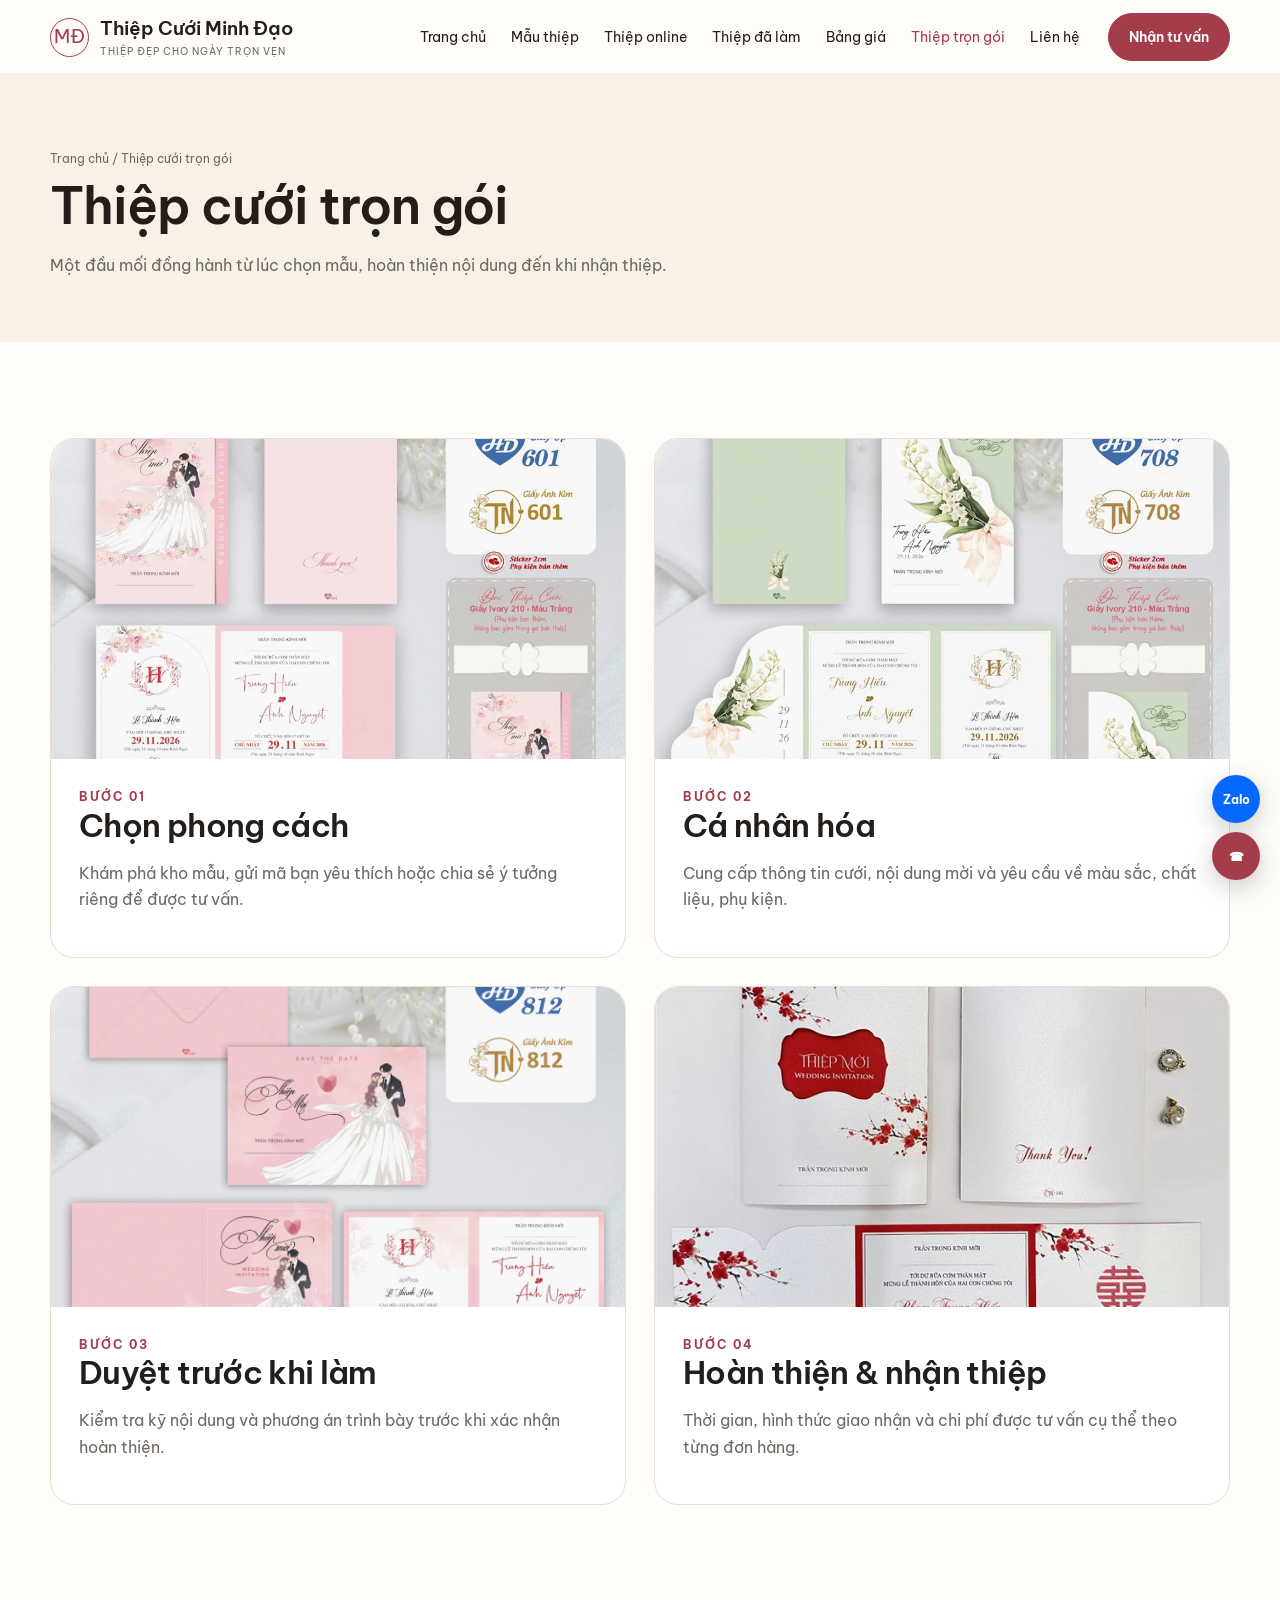
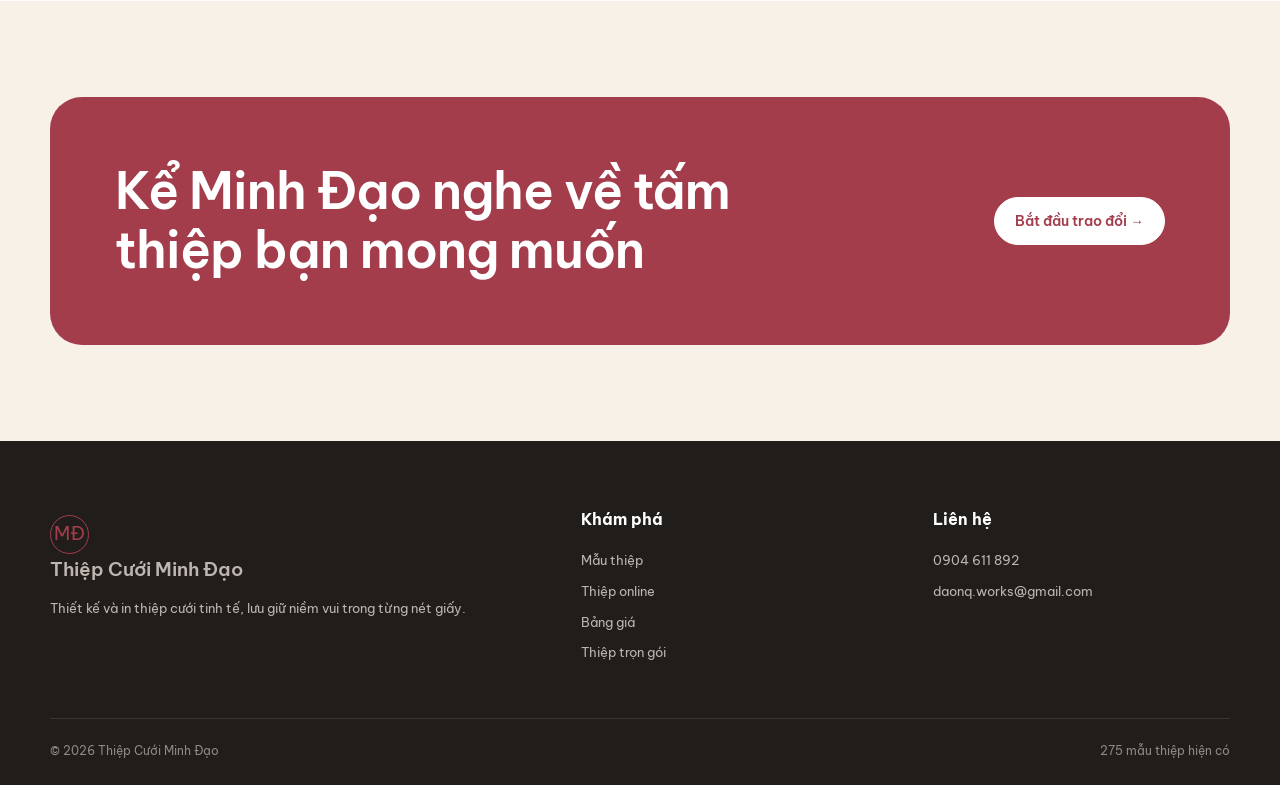
<file: services.html>
<!doctype html><html lang="vi"><head><meta charset="utf-8"><meta name="viewport" content="width=device-width,initial-scale=1"><title>Thiệp cưới trọn gói | Thiệp Cưới Minh Đạo</title><link rel="stylesheet" href="styles.css"></head><body><header class="site-header"><nav class="container nav"><a class="brand" href="index.html"><span class="brand-mark">MĐ</span><span><strong>Thiệp Cưới Minh Đạo</strong><small>Thiệp đẹp cho ngày trọn vẹn</small></span></a><button class="menu-btn" aria-label="Mở menu">☰</button><div class="nav-links"><a href="index.html">Trang chủ</a><a href="templates.html">Mẫu thiệp</a><a href="online.html">Thiệp online</a><a href="showcase.html">Thiệp đã làm</a><a href="pricing.html">Bảng giá</a><a class="active" href="services.html">Thiệp trọn gói</a><a href="contact.html">Liên hệ</a></div><div class="nav-actions"><a class="btn" href="contact.html">Nhận tư vấn</a></div></nav></header><main><section class="page-hero"><div class="container"><div class="breadcrumbs"><a href="index.html">Trang chủ</a> / Thiệp cưới trọn gói</div><h1>Thiệp cưới trọn gói</h1><p class="muted">Một đầu mối đồng hành từ lúc chọn mẫu, hoàn thiện nội dung đến khi nhận thiệp.</p></div></section><section class="section"><div class="container service-grid"><article class="service-card"><img src="assets/cards/hd-601-tn-601.jpg" alt="Chọn mẫu thiệp"><div><div class="eyebrow">Bước 01</div><h2>Chọn phong cách</h2><p class="muted">Khám phá kho mẫu, gửi mã bạn yêu thích hoặc chia sẻ ý tưởng riêng để được tư vấn.</p></div></article><article class="service-card"><img src="assets/cards/hd-708-tn-708.jpg" alt="Cá nhân hóa thiệp"><div><div class="eyebrow">Bước 02</div><h2>Cá nhân hóa</h2><p class="muted">Cung cấp thông tin cưới, nội dung mời và yêu cầu về màu sắc, chất liệu, phụ kiện.</p></div></article><article class="service-card"><img src="assets/cards/hd-812-tn-812.jpg" alt="Duyệt nội dung thiệp"><div><div class="eyebrow">Bước 03</div><h2>Duyệt trước khi làm</h2><p class="muted">Kiểm tra kỹ nội dung và phương án trình bày trước khi xác nhận hoàn thiện.</p></div></article><article class="service-card"><img src="assets/cards/tn-181.jpg" alt="Hoàn thiện thiệp cưới"><div><div class="eyebrow">Bước 04</div><h2>Hoàn thiện & nhận thiệp</h2><p class="muted">Thời gian, hình thức giao nhận và chi phí được tư vấn cụ thể theo từng đơn hàng.</p></div></article></div></section><section class="section alt"><div class="container cta"><h2>Kể Minh Đạo nghe về tấm thiệp bạn mong muốn</h2><a class="btn light" href="contact.html">Bắt đầu trao đổi →</a></div></section></main><div class="float-contact"><a class="zalo" href="https://zalo.me/84904611892" target="_blank" rel="noopener">Zalo</a><a class="phone" href="tel:0904611892">☎</a></div><footer class="site-footer"><div class="container"><div class="footer-grid"><div><a class="brand" href="index.html"><span class="brand-mark">MĐ</span><span><strong>Thiệp Cưới Minh Đạo</strong></span></a><p>Thiết kế và in thiệp cưới tinh tế, lưu giữ niềm vui trong từng nét giấy.</p></div><div><h4>Khám phá</h4><a href="templates.html">Mẫu thiệp</a><a href="online.html">Thiệp online</a><a href="pricing.html">Bảng giá</a><a href="services.html">Thiệp trọn gói</a></div><div><h4>Liên hệ</h4><a href="tel:0904611892">0904 611 892</a><a href="mailto:daonq.works@gmail.com">daonq.works@gmail.com</a></div></div><div class="footer-bottom"><span>© 2026 Thiệp Cưới Minh Đạo</span><span id="footerCount"></span></div></div></footer><div class="modal" id="templateModal" aria-hidden="true"><div class="modal-card"><button class="modal-close" aria-label="Đóng">×</button><img alt=""><div class="modal-copy"><div class="eyebrow">Mẫu thiệp Minh Đạo</div><h2></h2><p class="muted">Ghi lại mã mẫu này và gửi cho Minh Đạo để được tư vấn nội dung, số lượng và báo giá phù hợp.</p><a class="btn" href="contact.html">Nhận tư vấn mẫu này</a></div></div></div><script src="app.js"></script></body></html>
</file>
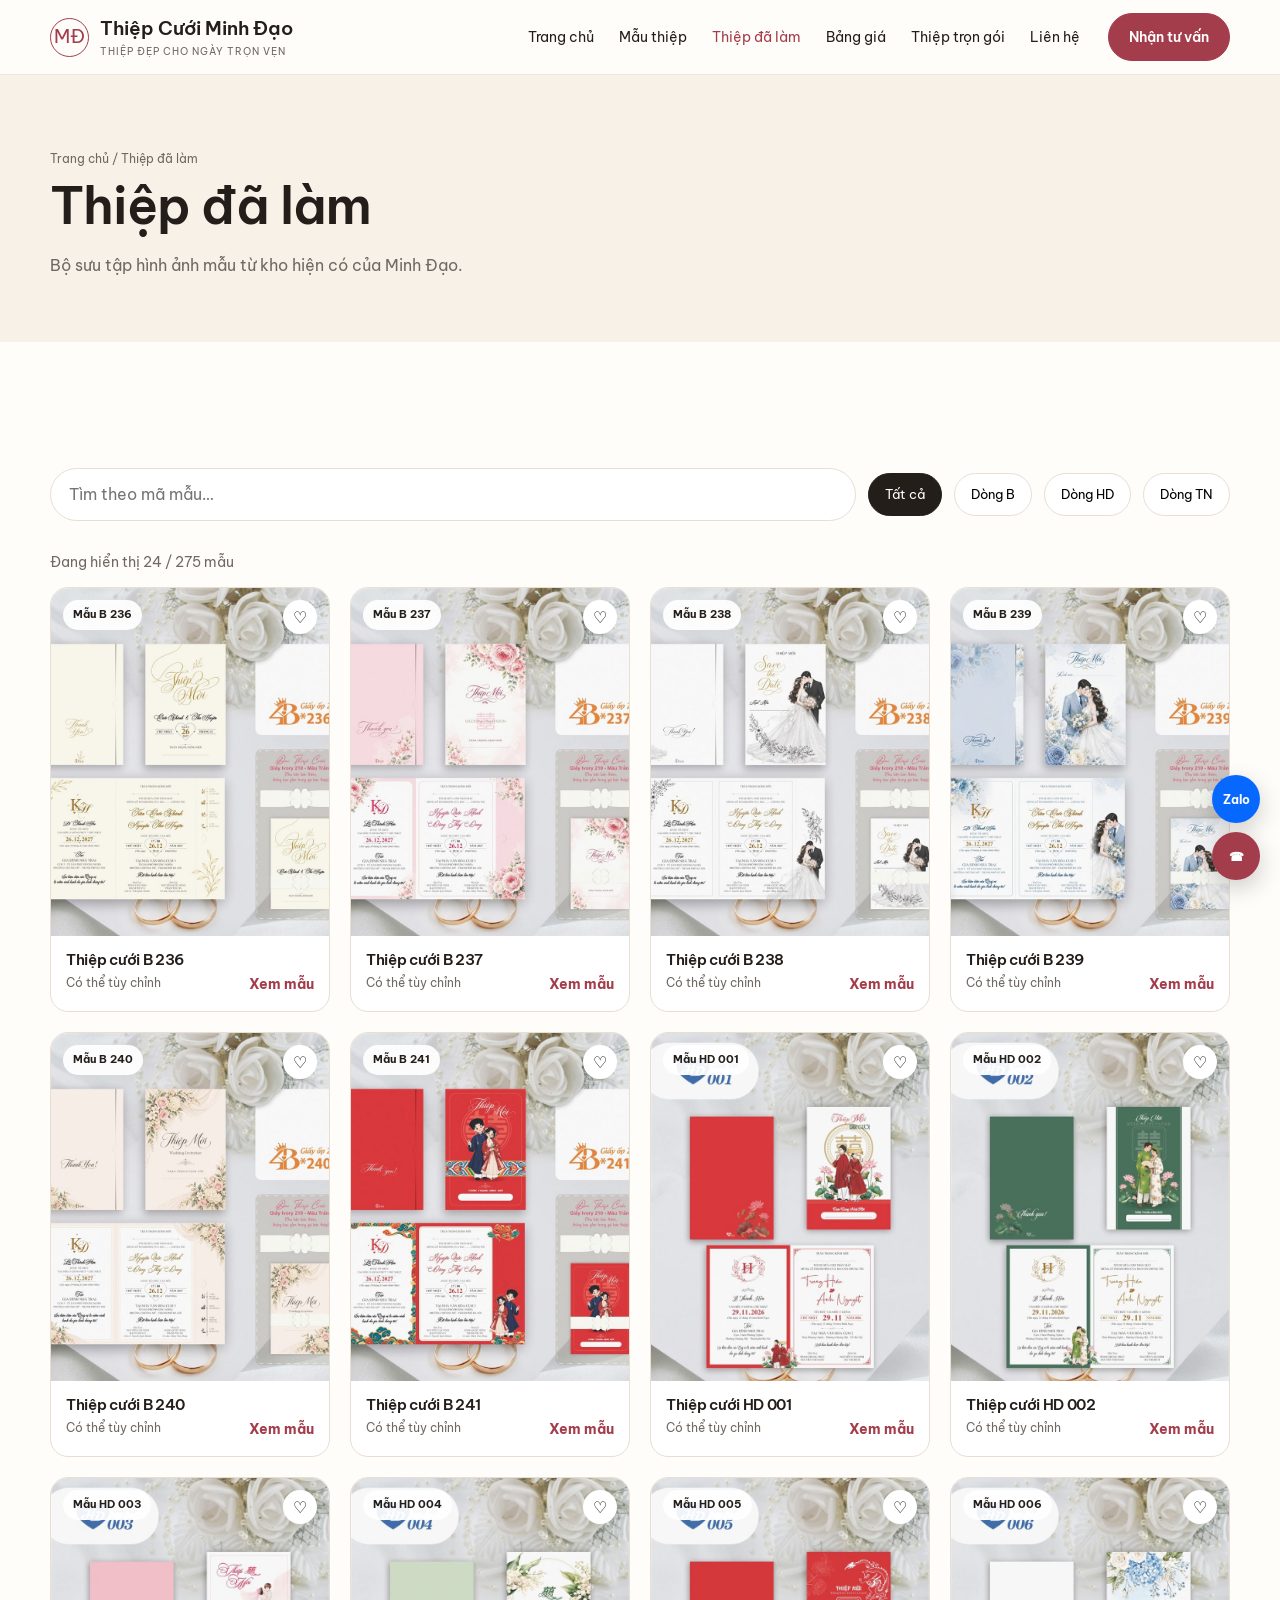
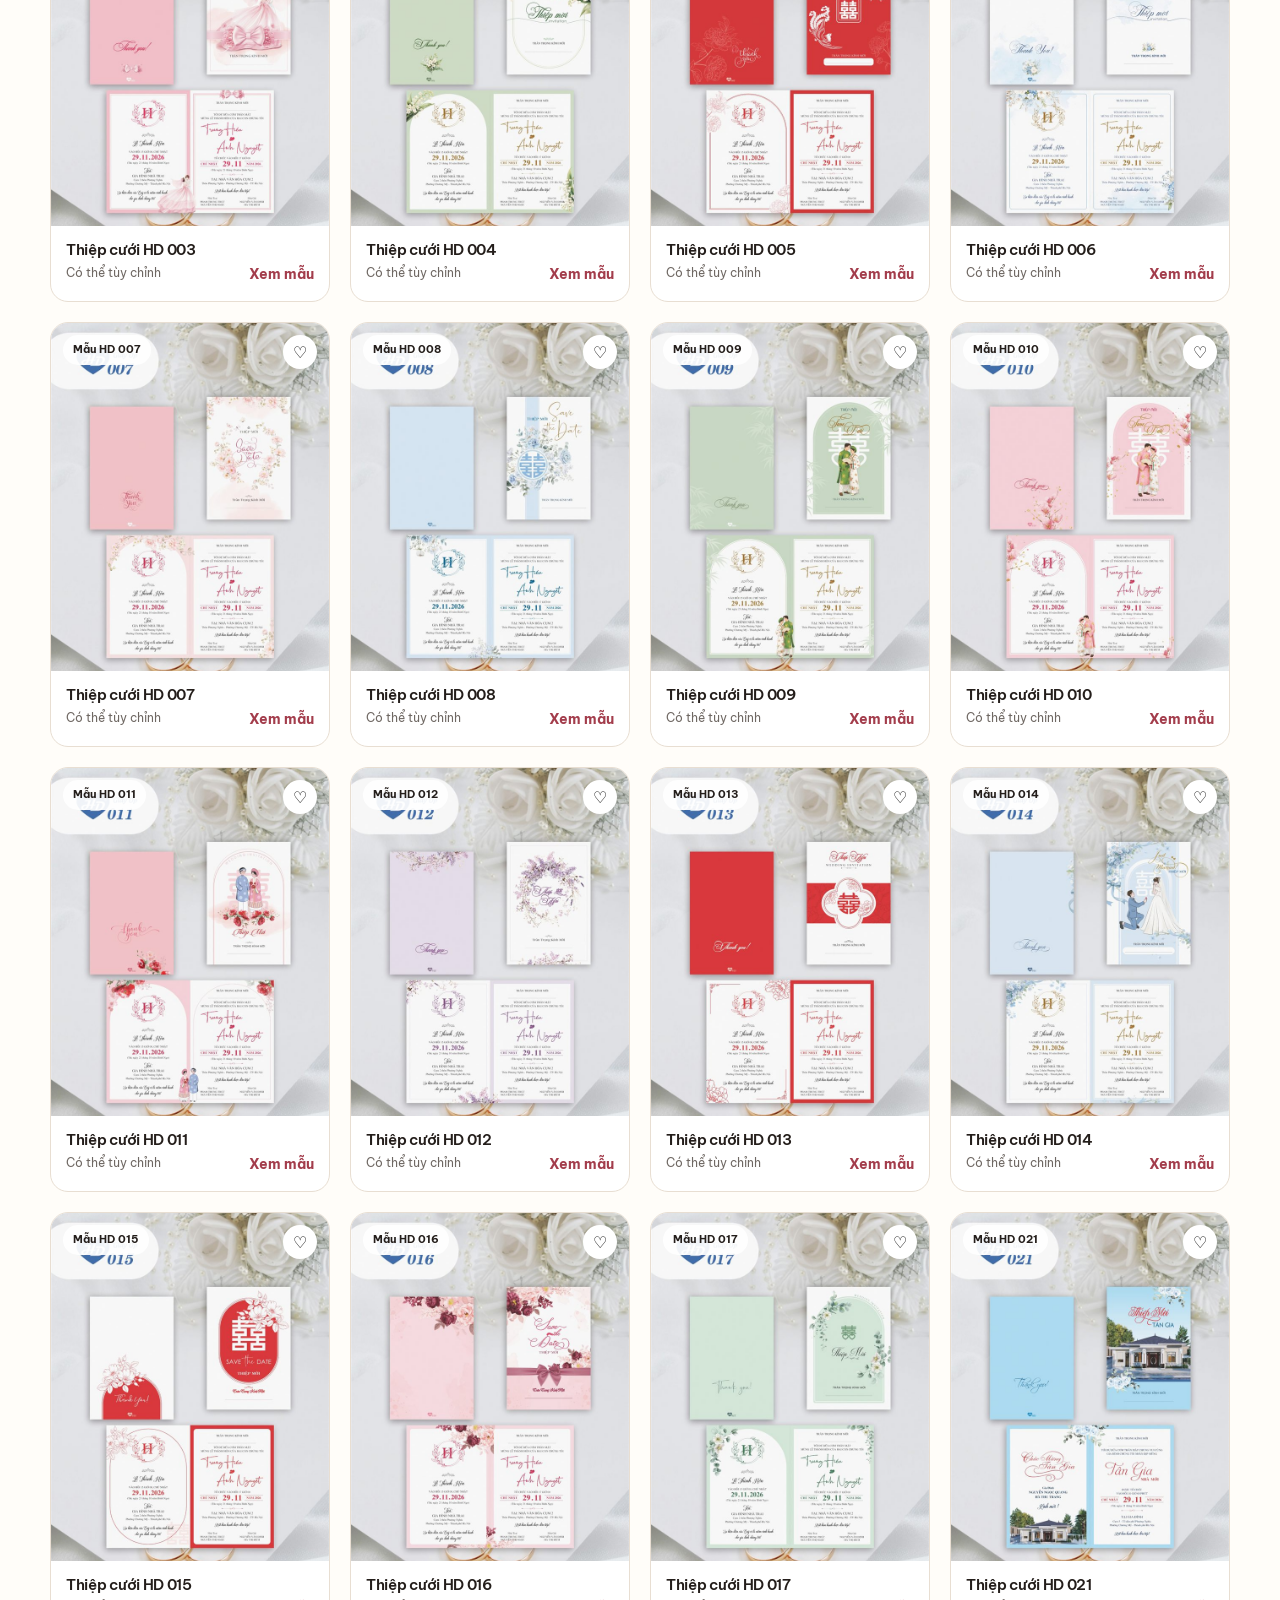
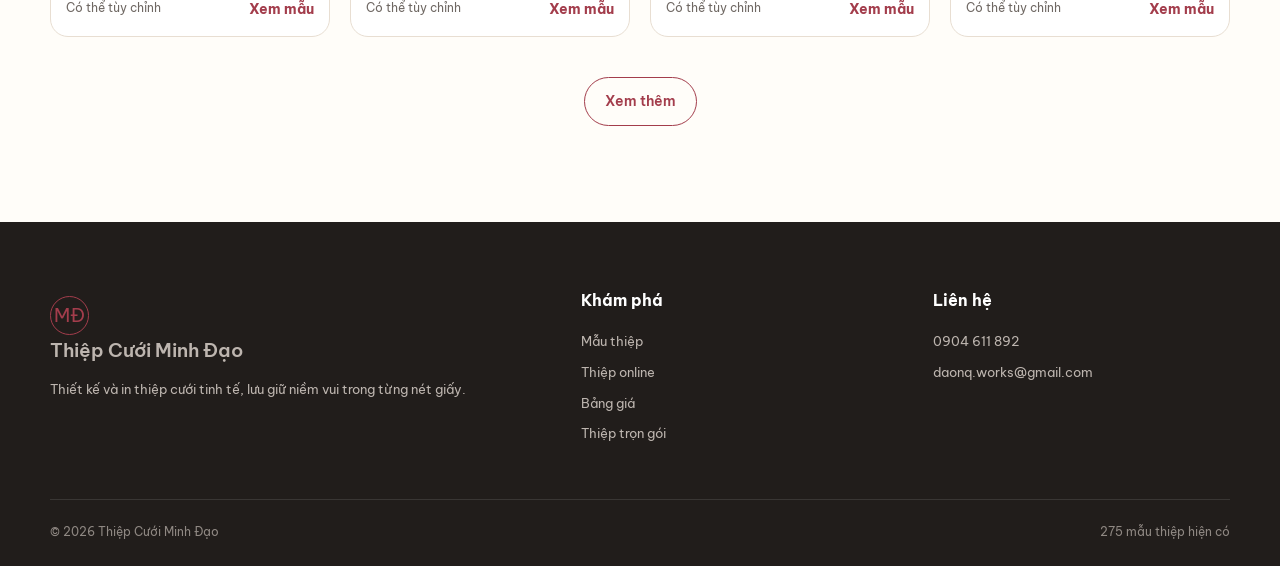
<file: showcase.html>
<!doctype html><html lang="vi"><head><meta charset="utf-8"><meta name="viewport" content="width=device-width,initial-scale=1"><title>Thiệp đã làm | Thiệp Cưới Minh Đạo</title><link rel="stylesheet" href="styles.css"></head><body><header class="site-header"><nav class="container nav"><a class="brand" href="index.html"><span class="brand-mark">MĐ</span><span><strong>Thiệp Cưới Minh Đạo</strong><small>Thiệp đẹp cho ngày trọn vẹn</small></span></a><button class="menu-btn" aria-label="Mở menu">☰</button><div class="nav-links"><a href="index.html">Trang chủ</a><a href="templates.html">Mẫu thiệp</a><a class="active" href="showcase.html">Thiệp đã làm</a><a href="pricing.html">Bảng giá</a><a href="services.html">Thiệp trọn gói</a><a href="contact.html">Liên hệ</a></div><div class="nav-actions"><a class="btn" href="contact.html">Nhận tư vấn</a></div></nav></header><main><section class="page-hero"><div class="container"><div class="breadcrumbs"><a href="index.html">Trang chủ</a> / Thiệp đã làm</div><h1>Thiệp đã làm</h1><p class="muted">Bộ sưu tập hình ảnh mẫu từ kho hiện có của Minh Đạo.</p></div></section><section class="section"><div class="container"><div class="toolbar"><input class="search" id="templateSearch" type="search" placeholder="Tìm theo mã mẫu…" aria-label="Tìm mẫu"><button class="filter-btn active" data-filter="all">Tất cả</button><button class="filter-btn" data-filter="b">Dòng B</button><button class="filter-btn" data-filter="hd">Dòng HD</button><button class="filter-btn" data-filter="tn">Dòng TN</button></div><p class="gallery-count" id="galleryCount"></p><div class="template-grid" id="templateGrid"></div><div class="load-wrap"><button class="btn outline" id="loadMore">Xem thêm</button></div></div></section></main><div class="float-contact"><a class="zalo" href="https://zalo.me/84904611892" target="_blank" rel="noopener">Zalo</a><a class="phone" href="tel:0904611892">☎</a></div><footer class="site-footer"><div class="container"><div class="footer-grid"><div><a class="brand" href="index.html"><span class="brand-mark">MĐ</span><span><strong>Thiệp Cưới Minh Đạo</strong></span></a><p>Thiết kế và in thiệp cưới tinh tế, lưu giữ niềm vui trong từng nét giấy.</p></div><div><h4>Khám phá</h4><a href="templates.html">Mẫu thiệp</a><a href="online.html">Thiệp online</a><a href="pricing.html">Bảng giá</a><a href="services.html">Thiệp trọn gói</a></div><div><h4>Liên hệ</h4><a href="tel:0904611892">0904 611 892</a><a href="mailto:daonq.works@gmail.com">daonq.works@gmail.com</a></div></div><div class="footer-bottom"><span>© 2026 Thiệp Cưới Minh Đạo</span><span id="footerCount"></span></div></div></footer><div class="modal" id="templateModal" aria-hidden="true"><div class="modal-card"><button class="modal-close" aria-label="Đóng">×</button><img alt=""><div class="modal-copy"><div class="eyebrow">Mẫu thiệp Minh Đạo</div><h2></h2><p class="muted">Ghi lại mã mẫu này và gửi cho Minh Đạo để được tư vấn nội dung, số lượng và báo giá phù hợp.</p><a class="btn" href="contact.html">Nhận tư vấn mẫu này</a></div></div></div><script src="app.js"></script></body></html>
</file>
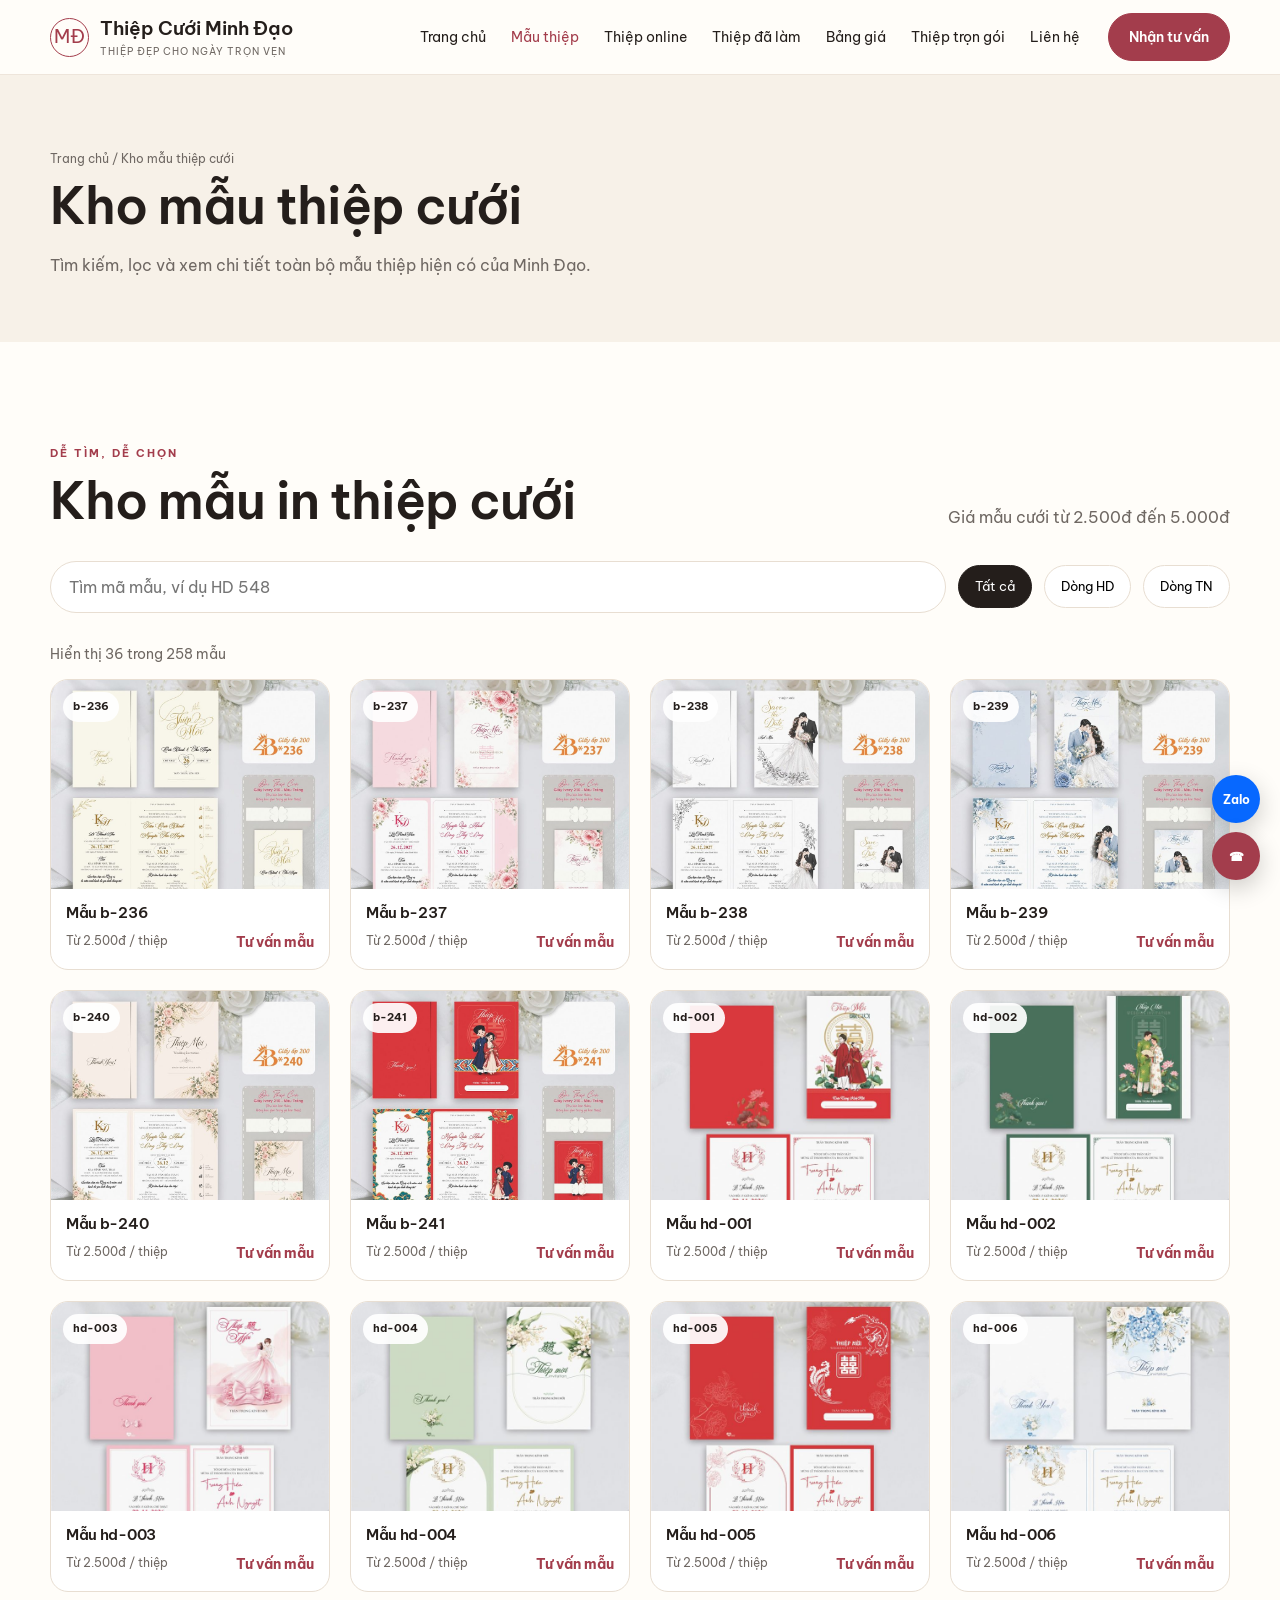
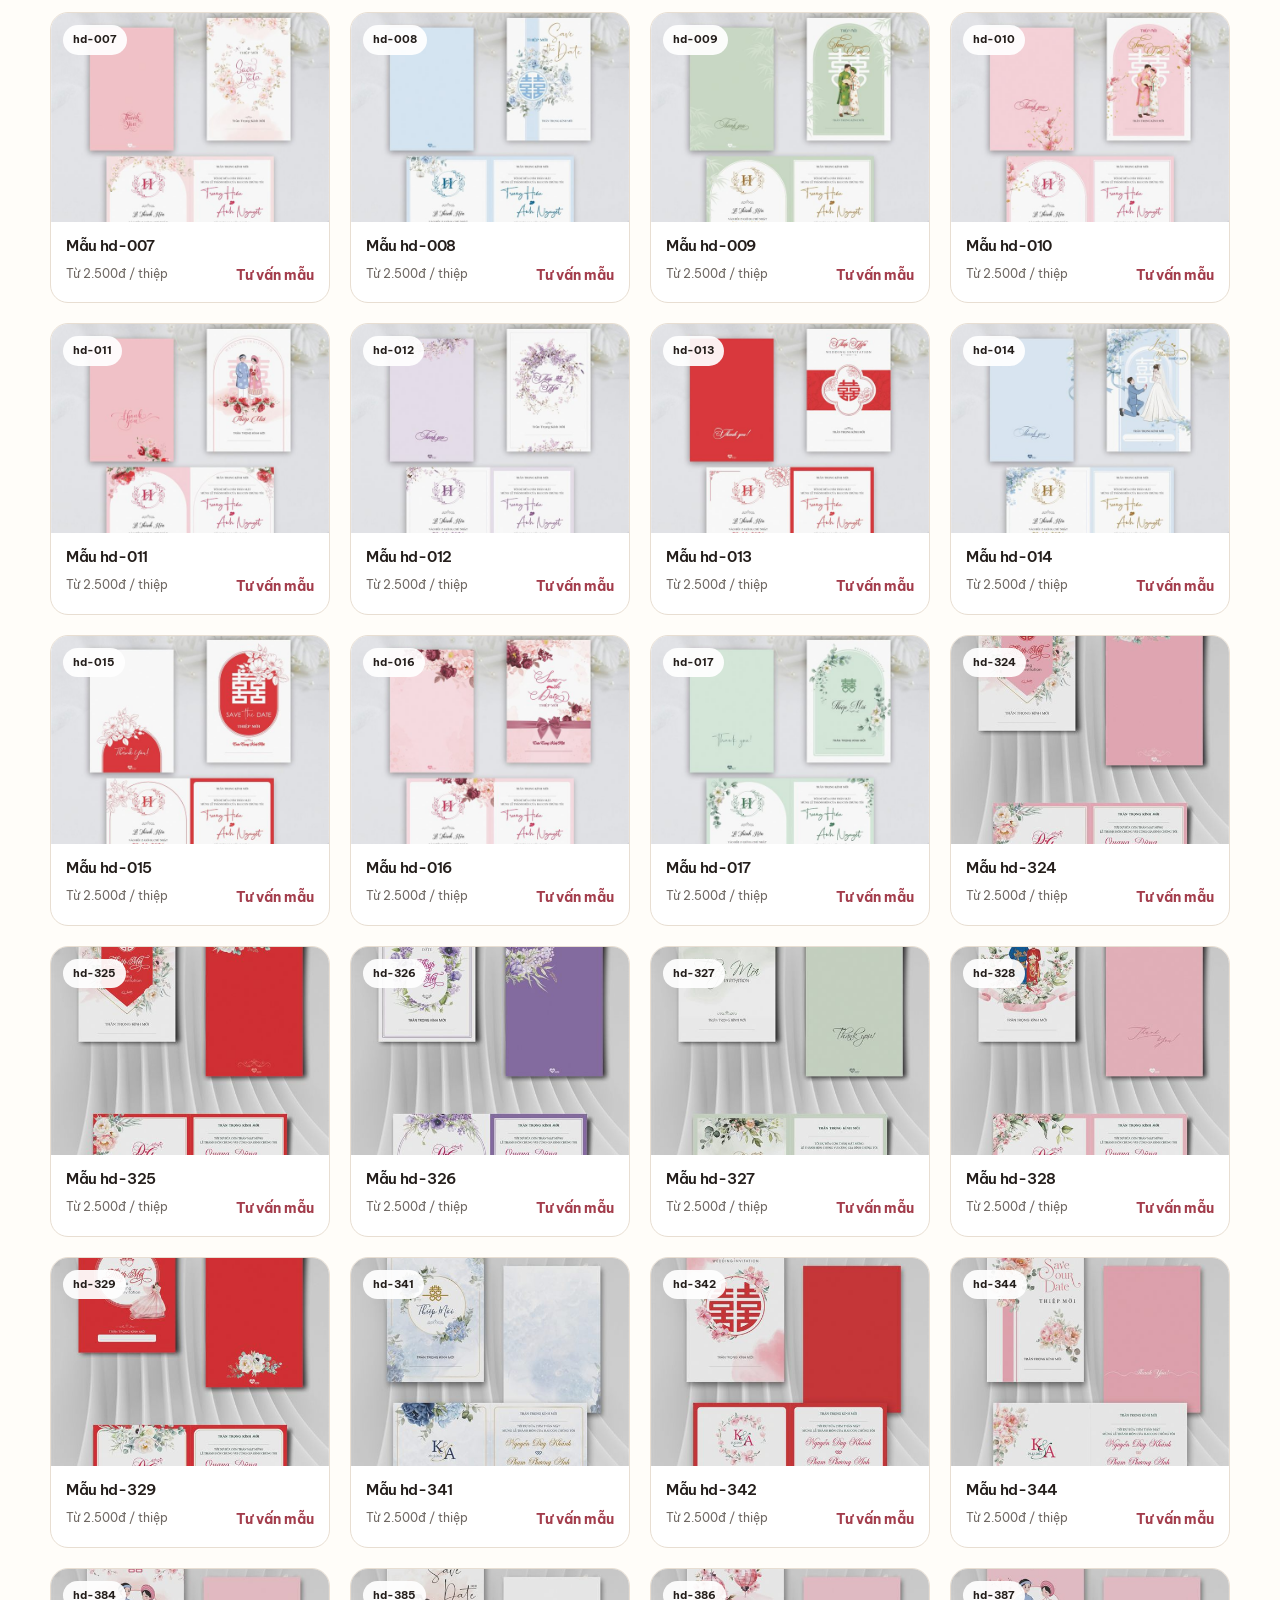
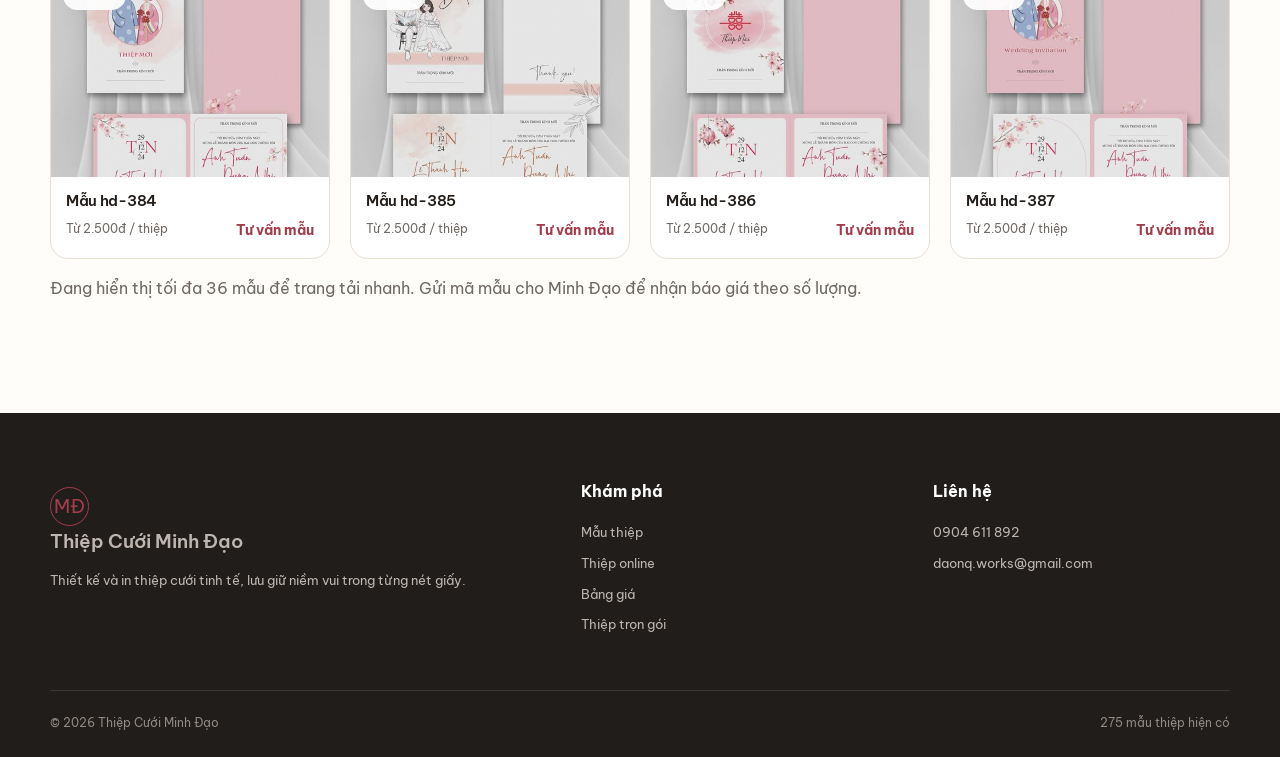
<file: templates.html>
<!doctype html><html lang="vi"><head><meta charset="utf-8"><meta name="viewport" content="width=device-width,initial-scale=1"><title>Kho mẫu thiệp cưới | Thiệp Cưới Minh Đạo</title><link rel="stylesheet" href="styles.css"></head><body><header class="site-header"><nav class="container nav"><a class="brand" href="index.html"><span class="brand-mark">MĐ</span><span><strong>Thiệp Cưới Minh Đạo</strong><small>Thiệp đẹp cho ngày trọn vẹn</small></span></a><button class="menu-btn" aria-label="Mở menu">☰</button><div class="nav-links"><a href="index.html">Trang chủ</a><a class="active" href="templates.html">Mẫu thiệp</a><a href="online.html">Thiệp online</a><a href="showcase.html">Thiệp đã làm</a><a href="pricing.html">Bảng giá</a><a href="services.html">Thiệp trọn gói</a><a href="contact.html">Liên hệ</a></div><div class="nav-actions"><a class="btn" href="contact.html">Nhận tư vấn</a></div></nav></header><main><section class="page-hero"><div class="container"><div class="breadcrumbs"><a href="index.html">Trang chủ</a> / Kho mẫu thiệp cưới</div><h1>Kho mẫu thiệp cưới</h1><p class="muted">Tìm kiếm, lọc và xem chi tiết toàn bộ mẫu thiệp hiện có của Minh Đạo.</p></div></section><section class="section"><div class="container"><div class="shop-section-head"><div><span class="section-kicker">DỄ TÌM, DỄ CHỌN</span><h2>Kho mẫu in thiệp cưới</h2></div><span class="muted">Giá mẫu cưới từ 2.500đ đến 5.000đ</span></div><div class="toolbar"><input class="search" id="weddingSearch" type="search" placeholder="Tìm mã mẫu, ví dụ HD 548" aria-label="Tìm mẫu thiệp cưới"><button class="filter-btn active" data-wedding-filter="all">Tất cả</button><button class="filter-btn" data-wedding-filter="hd">Dòng HD</button><button class="filter-btn" data-wedding-filter="tn">Dòng TN</button></div><p class="gallery-count" id="weddingCount"></p><div class="template-grid" id="weddingGrid"></div><p class="muted">Đang hiển thị tối đa 36 mẫu để trang tải nhanh. Gửi mã mẫu cho Minh Đạo để nhận báo giá theo số lượng.</p></div></section></main><div class="float-contact"><a class="zalo" href="https://zalo.me/84904611892" target="_blank" rel="noopener">Zalo</a><a class="phone" href="tel:0904611892">☎</a></div><footer class="site-footer"><div class="container"><div class="footer-grid"><div><a class="brand" href="index.html"><span class="brand-mark">MĐ</span><span><strong>Thiệp Cưới Minh Đạo</strong></span></a><p>Thiết kế và in thiệp cưới tinh tế, lưu giữ niềm vui trong từng nét giấy.</p></div><div><h4>Khám phá</h4><a href="templates.html">Mẫu thiệp</a><a href="online.html">Thiệp online</a><a href="pricing.html">Bảng giá</a><a href="services.html">Thiệp trọn gói</a></div><div><h4>Liên hệ</h4><a href="tel:0904611892">0904 611 892</a><a href="mailto:daonq.works@gmail.com">daonq.works@gmail.com</a></div></div><div class="footer-bottom"><span>© 2026 Thiệp Cưới Minh Đạo</span><span id="footerCount"></span></div></div></footer><div class="modal" id="templateModal" aria-hidden="true"><div class="modal-card"><button class="modal-close" aria-label="Đóng">×</button><img alt=""><div class="modal-copy"><div class="eyebrow">Mẫu thiệp Minh Đạo</div><h2></h2><p class="muted">Ghi lại mã mẫu này và gửi cho Minh Đạo để được tư vấn nội dung, số lượng và báo giá phù hợp.</p><a class="btn" href="contact.html">Nhận tư vấn mẫu này</a></div></div></div><script src="wedding.js"></script><script src="app.js"></script></body></html>
</file>
<file: styles.css>
@import url('https://fonts.googleapis.com/css2?family=Be+Vietnam+Pro:wght@400;500;600;700&display=swap');

:root{--ink:#241e1b;--muted:#6f6863;--paper:#fffdf9;--cream:#f7f1e8;--rose:#a33d4c;--rose-dark:#792b38;--line:#e8ded2;--green:#385e4a;--shadow:0 18px 55px rgba(77,48,35,.11);--radius:22px}
*{box-sizing:border-box}html{scroll-behavior:smooth}body{margin:0;color:var(--ink);background:var(--paper);font-family:'Be Vietnam Pro',sans-serif;line-height:1.65}body.menu-open{overflow:hidden}a{color:inherit;text-decoration:none}img{display:block;max-width:100%}button,input,select,textarea{font:inherit}.container{width:min(1180px,calc(100% - 40px));margin:auto}.serif,h1,h2,h3{font-family:'Be Vietnam Pro',sans-serif;font-weight:600;line-height:1.15;letter-spacing:-.02em}.eyebrow{font-size:.75rem;letter-spacing:.16em;text-transform:uppercase;color:var(--rose);font-weight:700}.muted{color:var(--muted)}
.site-header{position:sticky;top:0;z-index:50;background:rgba(255,253,249,.92);backdrop-filter:blur(16px);border-bottom:1px solid rgba(232,222,210,.75)}.nav{height:74px;display:flex;align-items:center;gap:28px}.brand{display:flex;align-items:center;gap:11px;flex-shrink:0}.brand-mark{width:39px;height:39px;border:1px solid var(--rose);border-radius:50%;display:grid;place-items:center;color:var(--rose);font-family:'Be Vietnam Pro';font-size:1.2rem}.brand strong{display:block;font-family:'Be Vietnam Pro';font-size:1.18rem}.brand small{display:block;color:var(--muted);font-size:.62rem;letter-spacing:.1em;text-transform:uppercase}.nav-links{display:flex;align-items:center;gap:25px;margin-left:auto;font-size:.87rem}.nav-links a{transition:.2s}.nav-links a:hover,.nav-links a.active{color:var(--rose)}.nav-actions{display:flex;gap:10px}.menu-btn{display:none;border:0;background:none;font-size:1.5rem}.btn{display:inline-flex;align-items:center;justify-content:center;gap:8px;border-radius:999px;border:1px solid var(--rose);background:var(--rose);color:#fff;padding:12px 20px;font-weight:600;font-size:.86rem;cursor:pointer;transition:.2s}.btn:hover{background:var(--rose-dark);transform:translateY(-1px)}.btn.outline{background:transparent;color:var(--rose)}.btn.light{background:#fff;color:var(--rose);border-color:#fff}.text-link{color:var(--rose);font-weight:700;font-size:.88rem}
.hero{min-height:690px;display:grid;grid-template-columns:1fr 1.04fr;overflow:hidden;background:linear-gradient(115deg,#fbf3eb 0 51%,#ead8cc 51%)}.hero-copy{padding:95px max(40px,calc((100vw - 1180px)/2)) 85px max(30px,calc((100vw - 1180px)/2));display:flex;flex-direction:column;justify-content:center}.hero h1{font-size:clamp(3.2rem,6.2vw,6.7rem);margin:14px 0 22px;letter-spacing:-.035em}.hero h1 em{color:var(--rose);font-weight:400}.hero p{font-size:1.06rem;max-width:580px;color:var(--muted)}.hero-actions{display:flex;gap:14px;margin-top:22px}.hero-visual{position:relative;min-height:650px;overflow:hidden}.hero-grid{position:absolute;inset:45px 6vw 45px 30px;display:grid;grid-template-columns:1fr 1fr;gap:18px;transform:rotate(3deg)}.hero-grid img{width:100%;height:100%;object-fit:cover;border-radius:160px 160px 18px 18px;box-shadow:var(--shadow)}.hero-grid img:nth-child(2){margin-top:70px}.hero-note{position:absolute;left:3%;bottom:50px;background:#fff;padding:18px 22px;border-radius:16px;box-shadow:var(--shadow);font-family:'Be Vietnam Pro';font-size:1.25rem}
.section{padding:96px 0}.section.alt{background:var(--cream)}.section-head{display:flex;justify-content:space-between;align-items:end;gap:30px;margin-bottom:38px}.section-head h2,.page-hero h1{font-size:clamp(2.35rem,4vw,4.35rem);margin:8px 0}.section-head p{max-width:540px;color:var(--muted)}.templates-row,.template-grid{display:grid;grid-template-columns:repeat(4,1fr);gap:20px}.template-card{background:#fff;border:1px solid var(--line);border-radius:18px;overflow:hidden;transition:.25s;min-width:0}.template-card:hover{transform:translateY(-6px);box-shadow:var(--shadow)}.template-media{position:relative;aspect-ratio:4/5;background:#eee;overflow:hidden}.template-media img{width:100%;height:100%;object-fit:cover;transition:.45s}.template-card:hover img{transform:scale(1.035)}.tag{position:absolute;left:12px;top:12px;background:rgba(255,255,255,.92);padding:6px 10px;border-radius:99px;font-size:.68rem;font-weight:700}.heart{position:absolute;right:12px;top:12px;background:#fff;border:0;width:34px;height:34px;border-radius:50%;cursor:pointer;font-size:1rem}.heart.saved{background:var(--rose);color:#fff}.template-info{padding:15px}.template-info h3{font-family:'Be Vietnam Pro';font-size:.94rem;font-weight:600;margin:0 0 5px}.template-meta{display:flex;justify-content:space-between;font-size:.73rem;color:var(--muted)}
.feature-split{display:grid;grid-template-columns:.9fr 1.1fr;gap:70px;align-items:center}.feature-art{display:grid;grid-template-columns:1fr 1fr;gap:16px;min-height:550px}.feature-art img{width:100%;height:100%;object-fit:cover;border-radius:180px 180px 18px 18px}.feature-art img:nth-child(2){margin-top:70px;height:calc(100% - 70px)}.steps{border-top:1px solid var(--line)}.step{display:grid;grid-template-columns:54px 1fr;padding:22px 0;border-bottom:1px solid var(--line)}.step span{color:var(--rose);font-family:'Be Vietnam Pro';font-size:1.3rem}.step h3{font-family:'Be Vietnam Pro';font-weight:600;font-size:1rem;margin:0 0 5px}.step p{margin:0;color:var(--muted);font-size:.9rem}
.numbers{background:var(--green);color:#fff}.number-grid{display:grid;grid-template-columns:repeat(4,1fr)}.number{padding:34px;border-right:1px solid rgba(255,255,255,.2)}.number:last-child{border:0}.number strong{font-family:'Be Vietnam Pro';font-size:3rem;display:block}.number span{font-size:.84rem;opacity:.8}.benefit-grid{display:grid;grid-template-columns:repeat(3,1fr);gap:22px}.benefit{padding:30px;border:1px solid var(--line);border-radius:var(--radius);background:#fff}.benefit .icon{width:48px;height:48px;border-radius:50%;display:grid;place-items:center;background:#f7e8e8;color:var(--rose);font-size:1.25rem}.benefit h3{font-family:'Be Vietnam Pro';font-size:1.03rem;font-weight:600;margin:20px 0 8px}.benefit p{color:var(--muted);font-size:.88rem;margin:0}
.visit-stats{background:linear-gradient(135deg,#fffdf9 0%,#f7efe6 100%)}.visit-stats-head{display:flex;justify-content:space-between;align-items:end;gap:40px;margin-bottom:34px}.visit-stats-head h2{font-size:clamp(2.35rem,4vw,4.35rem);margin:8px 0 0}.visit-stats-head p{max-width:520px;margin:0;color:var(--muted)}.visit-grid{display:grid;grid-template-columns:1.35fr repeat(4,1fr);gap:14px}.visit-card{position:relative;min-height:150px;padding:27px 22px;border:1px solid var(--line);border-radius:20px;background:rgba(255,255,255,.8);display:flex;flex-direction:column;justify-content:flex-end;overflow:hidden}.visit-card.featured{background:var(--rose);border-color:var(--rose);color:#fff}.visit-card strong{font-family:'Be Vietnam Pro',sans-serif;font-size:clamp(2.1rem,3.2vw,3.4rem);font-weight:400;line-height:1;font-variant-numeric:tabular-nums}.visit-card span:last-child{margin-top:10px;font-size:.76rem;font-weight:600;letter-spacing:.04em;color:var(--muted)}.visit-card.featured span:last-child{color:rgba(255,255,255,.8)}.visit-icon{position:absolute;right:18px;top:12px;font-size:2.6rem;line-height:1;color:rgba(255,255,255,.22)}.visit-note{margin:15px 3px 0;color:var(--muted);font-size:.72rem}.visit-note.error{color:var(--rose)}
.cta{background:var(--rose);color:#fff;border-radius:32px;padding:65px;display:flex;align-items:center;justify-content:space-between;gap:30px}.cta h2{font-size:clamp(2.2rem,4vw,4rem);margin:0;max-width:680px}.faq{max-width:860px;margin:auto}.faq details{border-bottom:1px solid var(--line);padding:19px 0}.faq summary{font-weight:600;cursor:pointer;list-style:none;padding-right:30px;position:relative}.faq summary::after{content:'+';position:absolute;right:4px;font-size:1.3rem;color:var(--rose)}.faq details[open] summary::after{content:'âˆ’'}.faq p{color:var(--muted);margin:13px 0 5px;font-size:.9rem}
.page-hero{padding:74px 0 48px;background:var(--cream)}.breadcrumbs{font-size:.76rem;color:var(--muted)}.toolbar{display:flex;flex-wrap:wrap;gap:12px;align-items:center;margin:30px 0}.search{min-width:270px;flex:1;border:1px solid var(--line);border-radius:999px;padding:12px 18px;background:#fff}.filter-btn{border:1px solid var(--line);background:#fff;border-radius:999px;padding:10px 16px;cursor:pointer;font-size:.8rem}.filter-btn.active{background:var(--ink);color:#fff;border-color:var(--ink)}.template-grid{grid-template-columns:repeat(4,1fr)}.load-wrap{text-align:center;margin-top:40px}.empty{text-align:center;color:var(--muted);padding:60px;grid-column:1/-1}.gallery-count{font-size:.86rem;color:var(--muted)}
.pricing-grid{display:grid;grid-template-columns:repeat(3,1fr);gap:22px}.price-card{border:1px solid var(--line);border-radius:24px;padding:32px;background:#fff;position:relative}.price-card.featured{border-color:var(--rose);box-shadow:var(--shadow)}.price-card h2{font-size:2rem;margin:8px 0}.price{font-family:'Be Vietnam Pro';font-size:2.4rem;color:var(--rose)}.price small{font-family:'Be Vietnam Pro';font-size:.75rem;color:var(--muted)}.price-card ul{padding:0;list-style:none;margin:24px 0}.price-card li{padding:9px 0;border-bottom:1px solid var(--line);font-size:.86rem}.price-card li::before{content:'âœ“';color:var(--green);margin-right:9px}.popular{position:absolute;right:20px;top:18px;background:var(--rose);color:#fff;border-radius:99px;padding:5px 10px;font-size:.65rem}.service-grid{display:grid;grid-template-columns:1fr 1fr;gap:28px}.service-card{border-radius:24px;overflow:hidden;background:#fff;border:1px solid var(--line)}.service-card img{width:100%;height:320px;object-fit:cover}.service-card>div{padding:28px}.service-card h2{font-size:2rem;margin:0 0 10px}
.contact-grid{display:grid;grid-template-columns:.85fr 1.15fr;gap:60px}.contact-list{display:grid;gap:16px;margin-top:30px}.contact-item{padding:16px 0;border-bottom:1px solid var(--line)}.contact-item b{display:block;font-size:.76rem;color:var(--rose);text-transform:uppercase;letter-spacing:.08em}.contact-form{display:grid;grid-template-columns:1fr 1fr;gap:16px;background:#fff;padding:30px;border:1px solid var(--line);border-radius:24px}.field{display:grid;gap:7px}.field.full{grid-column:1/-1}.field label{font-size:.77rem;font-weight:600}.field input,.field select,.field textarea{border:1px solid var(--line);border-radius:12px;padding:12px 14px;background:var(--paper);width:100%}.field textarea{min-height:120px;resize:vertical}.form-status{grid-column:1/-1;margin:0;font-size:.82rem;color:var(--green)}
.modal{position:fixed;inset:0;background:rgba(25,20,18,.75);z-index:90;display:none;align-items:center;justify-content:center;padding:24px}.modal.open{display:flex}.modal-card{max-width:900px;width:100%;max-height:90vh;background:#fff;border-radius:22px;display:grid;grid-template-columns:1fr 1fr;overflow:hidden;position:relative}.modal-card img{width:100%;height:90vh;object-fit:contain;background:#eee}.modal-copy{padding:42px;display:flex;flex-direction:column;justify-content:center}.modal-copy h2{font-size:2.2rem;margin:10px 0}.modal-close{position:absolute;right:14px;top:14px;width:38px;height:38px;border:0;border-radius:50%;background:#fff;cursor:pointer;font-size:1.3rem;z-index:2;box-shadow:0 4px 20px #0002}
.float-contact{position:fixed;right:20px;bottom:20px;z-index:45;display:grid;gap:9px}.float-contact a{width:48px;height:48px;border-radius:50%;display:grid;place-items:center;color:#fff;font-weight:700;font-size:.72rem;box-shadow:0 8px 25px #0003}.float-contact .zalo{background:#0768ff}.float-contact .phone{background:var(--rose)}
.site-footer{background:#211d1b;color:#fff;padding:65px 0 25px}.footer-grid{display:grid;grid-template-columns:1.6fr 1fr 1fr;gap:55px}.site-footer p,.site-footer a{color:#bdb5af;font-size:.82rem}.site-footer a{display:block;margin:9px 0}.site-footer h4{margin:0 0 18px}.footer-bottom{border-top:1px solid #ffffff1c;margin-top:45px;padding-top:22px;color:#8f8883;font-size:.73rem;display:flex;justify-content:space-between}
@media(max-width:960px){.nav-links{position:fixed;inset:74px 0 auto;background:var(--paper);padding:25px 20px;display:none;flex-direction:column;align-items:flex-start;border-bottom:1px solid var(--line)}.nav-links.open{display:flex}.menu-btn{display:block;margin-left:auto}.nav-actions .outline{display:none}.hero{grid-template-columns:1fr;min-height:auto;background:var(--cream)}.hero-copy{padding:75px 24px 45px}.hero-visual{min-height:500px}.templates-row,.template-grid{grid-template-columns:repeat(3,1fr)}.feature-split{grid-template-columns:1fr;gap:40px}.number-grid{grid-template-columns:1fr 1fr}.number:nth-child(2){border-right:0}.visit-grid{grid-template-columns:repeat(2,1fr)}.visit-card.featured{grid-column:1/-1}.benefit-grid{grid-template-columns:1fr 1fr}.pricing-grid{grid-template-columns:1fr}.contact-grid{grid-template-columns:1fr}.footer-grid{grid-template-columns:1fr 1fr}.footer-grid>div:first-child{grid-column:1/-1}}
@media(max-width:660px){.container{width:min(100% - 28px,1180px)}.nav{height:66px}.nav-links{inset:66px 0 auto}.brand small{display:none}.nav-actions .btn{padding:10px 13px}.hero h1{font-size:3.15rem}.hero-grid{inset:25px 15px 55px}.hero-note{bottom:25px}.section{padding:68px 0}.section-head{display:block}.templates-row,.template-grid{grid-template-columns:1fr 1fr;gap:11px}.template-info{padding:11px}.template-info h3{font-size:.8rem}.benefit-grid,.service-grid{grid-template-columns:1fr}.number{padding:24px 18px}.number strong{font-size:2.25rem}.visit-stats-head{display:block}.visit-stats-head p{margin-top:14px}.visit-grid{gap:10px}.visit-card{min-height:126px;padding:21px 16px}.visit-card strong{font-size:2rem}.visit-card span:last-child{font-size:.68rem}.cta{padding:38px 25px;display:block}.cta .btn{margin-top:25px}.contact-form{grid-template-columns:1fr;padding:20px}.field.full{grid-column:auto}.modal-card{grid-template-columns:1fr;overflow:auto}.modal-card img{height:48vh}.modal-copy{padding:24px}.footer-grid{grid-template-columns:1fr;gap:25px}.footer-grid>div:first-child{grid-column:auto}.footer-bottom{display:block}.hero-actions{align-items:flex-start;flex-direction:column}}



/* Online invitation builder */
.online-hero{padding:85px 0;background:linear-gradient(135deg,#f8ede6,#f4f0e6);overflow:hidden}.online-hero-grid{display:grid;grid-template-columns:1fr 1fr;align-items:center;gap:60px}.phone-stack{position:relative;height:600px}.phone-mock{position:absolute;width:275px;height:560px;border:9px solid #211d1b;border-radius:38px;background:#fff;overflow:hidden;box-shadow:0 30px 80px #6f463633}.phone-mock:first-child{left:8%;transform:rotate(-7deg)}.phone-mock:last-child{right:5%;top:30px;transform:rotate(7deg)}.phone-mock img{width:100%;height:100%;object-fit:cover}.online-features{display:grid;grid-template-columns:repeat(3,1fr);gap:20px}.online-feature{padding:28px;border:1px solid var(--line);border-radius:20px;background:#fff}.online-feature b{display:block;margin:14px 0 6px}.builder-shell{display:grid;grid-template-columns:420px 1fr;min-height:calc(100vh - 74px);background:#eee8e1}.builder-panel{background:#fff;padding:26px;overflow:auto;max-height:calc(100vh - 74px);border-right:1px solid var(--line)}.builder-top{display:flex;justify-content:space-between;align-items:center;margin-bottom:22px}.builder-panel h1{font-family:'Be Vietnam Pro';font-size:1.15rem;font-weight:700;margin:0}.builder-section{border-top:1px solid var(--line);padding:22px 0}.builder-section h2{font-family:'Be Vietnam Pro';font-size:.9rem;font-weight:700;margin:0 0 15px}.builder-fields{display:grid;grid-template-columns:1fr 1fr;gap:12px}.builder-fields .field.full{grid-column:1/-1}.theme-options{display:grid;grid-template-columns:repeat(3,1fr);gap:10px}.theme-option{border:2px solid transparent;border-radius:13px;overflow:hidden;padding:0;background:none;cursor:pointer}.theme-option.active{border-color:var(--rose)}.theme-option img{aspect-ratio:4/5;object-fit:cover}.builder-actions{position:sticky;bottom:-26px;background:#fff;padding:18px 0 26px;display:flex;gap:10px;border-top:1px solid var(--line)}.builder-stage{padding:36px;display:grid;place-items:start center;overflow:auto;max-height:calc(100vh - 74px)}.invite-frame{width:390px;min-height:760px;background:#fff;box-shadow:0 18px 65px #4d30232b;border-radius:24px;overflow:hidden}.invite-cover{min-height:680px;padding:75px 28px;display:flex;flex-direction:column;align-items:center;justify-content:center;text-align:center;color:#fff;position:relative;background-size:cover;background-position:center}.invite-cover::before{content:'';position:absolute;inset:0;background:linear-gradient(#2b1a1640,#2b1a1690)}.invite-cover>*{position:relative;z-index:1}.invite-kicker{font-size:.66rem;letter-spacing:.22em;text-transform:uppercase}.invite-names{font-family:'Be Vietnam Pro';font-size:3.2rem;line-height:1;margin:18px 0}.invite-date{border-top:1px solid #ffffff90;border-bottom:1px solid #ffffff90;padding:10px 14px;margin:12px 0}.invite-section{padding:48px 28px;text-align:center}.invite-section.alt{background:#f8f2ec}.invite-section h2{font-size:2rem;margin:0 0 12px}.event-box{border:1px solid var(--line);padding:20px;border-radius:14px;margin-top:20px}.invite-page{background:#efe8e1;min-height:100vh;padding:35px 12px}.invite-page .invite-frame{margin:auto;width:min(100%,430px)}.invite-rsvp{display:grid;gap:10px;margin-top:20px}.invite-rsvp input,.invite-rsvp select,.invite-rsvp textarea{border:1px solid var(--line);border-radius:10px;padding:11px;width:100%}.share-box{background:#eff8f1;color:var(--green);border-radius:10px;padding:10px 12px;font-size:.78rem;margin-top:12px;display:none;word-break:break-all}
@media(max-width:900px){.online-hero-grid{grid-template-columns:1fr}.phone-stack{height:520px}.builder-shell{grid-template-columns:1fr}.builder-panel{max-height:none}.builder-stage{max-height:none;padding:24px 10px}.online-features{grid-template-columns:1fr 1fr}}
@media(max-width:600px){.phone-mock{width:230px;height:470px}.phone-mock:first-child{left:0}.phone-mock:last-child{right:0}.online-features{grid-template-columns:1fr}.builder-fields{grid-template-columns:1fr}.builder-fields .field.full{grid-column:auto}.builder-actions{flex-wrap:wrap}.invite-frame{width:100%}}

/* Storefront homepage */
.promo-bar{background:#8e2534;color:#fff;text-align:center;padding:8px 16px;font-size:.72rem;letter-spacing:.05em}.promo-bar a{font-weight:700;margin-left:15px;text-decoration:underline}.store-home .site-header{top:0;background:#fff}.store-home .nav{height:82px}.store-home .nav-links{gap:20px}.header-phone{display:grid;line-height:1.25;padding-left:18px;border-left:1px solid var(--line);white-space:nowrap}.header-phone small{font-size:.62rem;color:var(--muted)}.header-phone b{font-size:.88rem;color:var(--rose)}.cart-button{width:38px;height:38px;border-radius:50%;background:var(--cream);display:grid;place-items:center}.category-nav{border-top:1px solid var(--line);background:#fff}.category-nav .container{height:45px;display:flex;justify-content:center;align-items:center;gap:38px;font-size:.72rem;font-weight:600;text-transform:uppercase}.category-nav a:hover{color:var(--rose)}
.shop-hero{position:relative;min-height:650px;overflow:hidden;background:#eee0d7}.hero-backdrop{position:absolute;inset:0}.hero-backdrop:after{content:"";position:absolute;inset:0;background:linear-gradient(90deg,#faf4edfa 0%,#faf4eded 42%,#faf4ed59 72%,#faf4ed26)}.hero-backdrop img{width:100%;height:100%;object-fit:cover;filter:saturate(.65);opacity:.42}.shop-hero-inner{position:relative;min-height:650px;display:grid;grid-template-columns:1fr 1fr;align-items:center}.shop-hero-copy{padding:70px 0;max-width:620px}.hero-label,.section-kicker,.collection-copy>span,.newsletter span{font-size:.7rem;font-weight:700;letter-spacing:.18em;color:var(--rose)}.shop-hero h1{font-size:clamp(3.6rem,6.1vw,6.8rem);letter-spacing:-.04em;margin:15px 0 22px}.shop-hero h1 em{color:var(--rose);font-weight:400}.shop-hero-copy p{max-width:540px;color:#665d57}.shop-hero-copy .btn,.collection-copy .btn{border-radius:2px;padding:14px 25px;font-size:.7rem;letter-spacing:.08em}.hero-product{height:560px;position:relative}.hero-card{position:absolute;width:295px;height:430px;right:13%;top:28px;background:#fff;padding:12px;box-shadow:0 25px 60px #5d3a2b38;transform:rotate(4deg)}.hero-card img{width:100%;height:100%;object-fit:cover}.hero-card span{position:absolute;left:-30px;bottom:25px;background:#8e2534;color:#fff;padding:10px 15px;font-size:.63rem}.hero-card.second{width:230px;height:330px;right:49%;top:200px;transform:rotate(-7deg)}
.trust-strip{border-bottom:1px solid var(--line)}.trust-strip .container{display:grid;grid-template-columns:repeat(4,1fr)}.trust-strip .container>div{padding:24px 28px;border-right:1px solid var(--line)}.trust-strip b,.trust-strip span{display:block}.trust-strip b{font-family:'Be Vietnam Pro';font-size:1.08rem}.trust-strip span{font-size:.7rem;color:var(--muted)}.shop-section-head{display:flex;align-items:end;justify-content:space-between;margin-bottom:28px}.shop-section-head h2{font-size:clamp(2.3rem,4vw,3.8rem);margin:7px 0 0}.shop-section-head>a{font-size:.7rem;font-weight:700;border-bottom:1px solid}.shop-tabs{display:flex;gap:30px;border-bottom:1px solid var(--line);margin-bottom:30px}.shop-tabs button{border:0;background:none;padding:0 0 12px;font-size:.76rem;color:var(--muted)}.shop-tabs .active{color:var(--rose);border-bottom:2px solid var(--rose);font-weight:700}.product-grid{display:grid;grid-template-columns:repeat(4,1fr);gap:34px 18px}.product-image{position:relative;display:block;width:100%;aspect-ratio:4/5;border:0;padding:0;background:#f2ece7;overflow:hidden;cursor:pointer}.product-image img{width:100%;height:100%;object-fit:cover;transition:.45s}.product-image:hover img{transform:scale(1.035)}.new-badge{position:absolute;left:10px;top:10px;background:#8e2534;color:#fff;padding:5px 9px;font-size:.58rem;font-weight:700}.product-image i{position:absolute;right:10px;top:10px;width:32px;height:32px;border-radius:50%;background:#fff;display:grid;place-items:center;font-style:normal}.product-card>div{padding:14px 2px}.product-card h3{font-family:'Be Vietnam Pro';font-size:.82rem;font-weight:600;margin:0 0 4px}.product-card p{color:var(--muted);font-size:.7rem;margin:0 0 9px}.product-card a{font-size:.69rem;color:var(--rose);font-weight:700}
.collection-banner{background:#74313a;color:#fff;overflow:hidden}.collection-banner .container{min-height:540px;display:grid;grid-template-columns:.82fr 1.18fr;align-items:center;gap:70px}.collection-copy>span{color:#ecc3c8}.collection-copy h2{font-size:clamp(3rem,5vw,5.2rem);margin:12px 0 22px}.collection-copy p{color:#f0dfe1;max-width:470px;margin-bottom:28px}.collection-images{height:540px;display:grid;grid-template-columns:1fr 1fr;gap:18px;transform:rotate(2deg)}.collection-images img{width:100%;height:110%;object-fit:cover}.collection-images img:nth-child(2){margin-top:-45px}.collection-grid{display:grid;grid-template-columns:repeat(3,1fr);gap:18px}.collection-grid a{height:480px;position:relative;overflow:hidden}.collection-grid a:after{content:"";position:absolute;inset:45% 0 0;background:linear-gradient(transparent,#211d1bcc)}.collection-grid img{width:100%;height:100%;object-fit:cover;transition:.5s}.collection-grid a:hover img{transform:scale(1.04)}.collection-grid span{position:absolute;z-index:2;left:28px;bottom:25px;color:#fff}.collection-grid b,.collection-grid small{display:block}.collection-grid b{font-family:'Be Vietnam Pro';font-size:2rem}.process-section{background:#f7f2ec}.shop-section-head.centered{text-align:center;justify-content:center}.process-grid{display:grid;grid-template-columns:repeat(4,1fr);margin-top:45px}.process-grid>div{padding:0 32px;text-align:center;border-right:1px solid var(--line)}.process-grid span{width:48px;height:48px;border:1px solid #b77b82;color:var(--rose);border-radius:50%;display:grid;place-items:center;margin:0 auto 18px}.process-grid b{font-family:'Be Vietnam Pro';font-size:1.25rem}.process-grid p{font-size:.76rem;color:var(--muted)}.newsletter{background:#292421;color:#fff;padding:55px 0}.newsletter .container{display:flex;align-items:center;justify-content:space-between;gap:30px}.newsletter span{color:#d9aeb4}.newsletter h2{font-size:2.3rem;margin:8px 0}.newsletter .container>div:last-child{display:flex;gap:10px}.outline-light{background:transparent;color:#fff;border-color:#fff}
@media(max-width:1100px){.store-home .nav-links{display:none}.store-home .menu-btn{display:block;margin-left:auto}.header-phone,.category-nav{display:none}.product-grid{grid-template-columns:repeat(3,1fr)}}
@media(max-width:760px){.promo-bar a{display:block;margin:2px 0}.store-home .nav{height:68px}.shop-hero,.shop-hero-inner{min-height:670px}.shop-hero-inner{grid-template-columns:1fr;align-items:start}.shop-hero-copy{padding:65px 0 0;z-index:2}.shop-hero h1{font-size:3.55rem}.hero-product{position:absolute;inset:auto 0 -120px;height:420px;opacity:.55}.hero-card{width:210px;height:310px;right:3%}.hero-card.second{width:170px;height:245px;right:44%;top:115px}.trust-strip .container{grid-template-columns:1fr 1fr}.product-grid{grid-template-columns:1fr 1fr;gap:26px 10px}.shop-tabs{overflow:auto;white-space:nowrap}.collection-banner .container{grid-template-columns:1fr;gap:0}.collection-images{height:360px}.collection-grid{grid-template-columns:1fr}.collection-grid a{height:380px}.process-grid{grid-template-columns:1fr 1fr;gap:28px 0}.process-grid>div:nth-child(2){border:0}.newsletter .container{display:block}.newsletter .container>div:last-child{margin-top:25px;flex-wrap:wrap}.newsletter h2{font-size:1.9rem}.shop-section-head{align-items:start;gap:15px}}

/* Simple wedding catalog helpers */
#weddingGrid .template-media{aspect-ratio:4/3;background:#f5f1ec}#weddingGrid .template-media img{width:100%;height:100%;object-fit:cover}#weddingGrid .template-info h3{margin:0 0 10px}.price-card p{line-height:1.65}

/* Minh Dao editorial wedding storefront */
.store-home{--home-paper:#f7f3ed;--home-ink:#302823;--home-muted:#766b64;--home-wine:#8e3544;--home-line:#e4dcd2;background:#fffdf9;color:var(--home-ink)}
.home-header{position:sticky}.home-header .nav{height:82px;gap:20px}.home-header .brand-mark{border-color:#a75b64;color:#8e3544}.home-header .brand strong{font-size:1.13rem}.home-header .brand small{letter-spacing:.08em}.home-header .nav-links{gap:26px;font-size:.8rem}.home-header .nav-links a.active{color:#8e3544}.home-header .nav-actions{align-items:center;gap:20px}.home-header .header-phone{border-left:1px solid var(--home-line);padding-left:18px}.home-nav-cta{display:inline-flex;align-items:center;gap:12px;background:#8e3544;color:white;padding:12px 17px;font-size:.74rem;font-weight:600}.home-nav-cta span{font-size:1rem}.home-nav-cta:hover{background:#702735}
.home-hero{position:relative;background:#f7f3ed;overflow:hidden}.home-hero-grid{display:grid;grid-template-columns:1fr .92fr;align-items:center;min-height:630px;padding-top:30px;padding-bottom:68px;gap:50px}.home-hero-copy{padding:50px 0 45px;max-width:580px}.home-eyebrow,.home-section-kicker{display:flex;align-items:center;gap:10px;color:#8e3544;font-size:.67rem;font-weight:700;letter-spacing:.17em;text-transform:uppercase}.home-eyebrow i{display:block;width:25px;height:1px;background:#8e3544}.home-hero h1{font-size:clamp(3.5rem,5.8vw,6rem);letter-spacing:-.045em;line-height:1.03;margin:24px 0 21px}.home-hero h1 em,.home-story-copy h2 em,.home-contact h2 em{font-weight:400;color:#9f5960}.home-hero-copy>p{max-width:485px;color:#766b64;font-size:.98rem;line-height:1.9}.home-hero-actions{display:flex;align-items:center;gap:27px;margin-top:28px}.home-primary{border-radius:2px;background:#8e3544;border-color:#8e3544;padding:14px 19px;font-size:.74rem;letter-spacing:.015em}.home-primary span{font-size:.95rem}.home-text-link{font-size:.78rem;color:#423733;font-weight:600}.home-text-link span{margin-left:7px;color:#8e3544}.home-hero-note{display:flex;align-items:center;gap:13px;margin-top:48px}.note-icon{width:40px;height:40px;display:grid;place-items:center;border:1px solid #c9a9a4;border-radius:50%;color:#8e3544;font-size:1.2rem}.home-hero-note b,.home-hero-note small{display:block}.home-hero-note b{font-family:'Be Vietnam Pro',sans-serif;font-weight:400;font-size:1.02rem}.home-hero-note small{color:#81756e;font-size:.68rem;margin-top:2px}
.home-hero-visual{position:relative;min-height:570px;display:flex;align-items:center;justify-content:center}.home-hero-photo{width:min(100%,470px);height:530px;padding:14px;background:#fff;box-shadow:0 24px 65px #56453b1c;transform:rotate(1.5deg);overflow:hidden}.home-hero-photo img{width:100%;height:100%;object-fit:cover;object-position:center}.home-photo-caption{position:absolute;left:0;bottom:26px;background:#fffdf9;padding:15px 21px 14px;min-width:190px;box-shadow:0 10px 30px #44352c18}.home-photo-caption span,.home-photo-caption b,.home-photo-caption small{display:block}.home-photo-caption span{color:#9a7772;font-size:.58rem;letter-spacing:.13em;margin-bottom:5px}.home-photo-caption b{font-family:'Be Vietnam Pro',sans-serif;font-weight:400;font-size:1.1rem}.home-photo-caption small{font-size:.65rem;color:#81756e;margin-top:2px}.home-round-stamp{position:absolute;top:30px;right:-8px;width:122px;height:122px;border:1px solid #b77f7e;border-radius:50%;background:#f7f3ed;display:grid;place-content:center;text-align:center;color:#873543;transform:rotate(9deg);font-size:.53rem;font-weight:600;line-height:1.55;letter-spacing:.1em}.home-round-stamp b{font-size:1.2rem;font-weight:400;line-height:1}.home-side-note{position:absolute;right:-20px;bottom:70px;writing-mode:vertical-rl;color:#8d7c73;font-family:'Be Vietnam Pro',sans-serif;font-size:.9rem;letter-spacing:.03em}.home-side-note em{color:#8e3544}.home-hero-bottom{display:flex;justify-content:space-between;border-top:1px solid #e1d8ce;padding:17px 0 19px;color:#91847a;font-size:.59rem;letter-spacing:.14em}.home-hero-bottom span:last-child{letter-spacing:.03em;text-transform:none}.home-hero-bottom b{font-size:.88rem;color:#8e3544;margin-left:8px}
.home-proof{background:#fffdf9;border-bottom:1px solid var(--home-line)}.home-proof-grid{display:grid;grid-template-columns:repeat(4,1fr)}.home-proof-grid>div{padding:27px 22px;border-right:1px solid var(--home-line)}.home-proof-grid>div:first-child{padding-left:0}.home-proof-grid>div:last-child{border:0}.home-proof-grid b{font-family:'Be Vietnam Pro',sans-serif;font-size:1.65rem;font-weight:400;line-height:1}.home-proof-grid b span{color:#9a555d}.home-proof-grid p{margin:6px 0 0;color:#867a72;font-size:.68rem}
.home-featured{padding:88px 0 95px}.home-section-heading{display:flex;justify-content:space-between;align-items:end;gap:20px;margin-bottom:30px}.home-section-heading h2,.home-process-heading h2{font-size:clamp(2.35rem,4vw,3.8rem);margin:9px 0 5px;letter-spacing:-.025em}.home-section-heading p{color:#81756e;font-size:.8rem;margin:0}.home-more-link{white-space:nowrap;border-bottom:1px solid #8e3544;padding-bottom:7px;font-size:.72rem;font-weight:600}.home-more-link span{color:#8e3544;margin-left:10px}.home-card-grid{display:grid;grid-template-columns:repeat(4,1fr);gap:19px}.home-product{min-width:0}.home-product-image{position:relative;display:block;width:100%;aspect-ratio:4/4.6;padding:0;border:0;background:#f3eee8;overflow:hidden;cursor:pointer}.home-product-image img{width:100%;height:100%;object-fit:cover;transition:transform .5s}.home-product-image:hover img{transform:scale(1.04)}.home-product-tag{position:absolute;left:12px;top:12px;background:#fffdf9;padding:7px 10px;font-size:.58rem;color:#725d56}.home-product-open{position:absolute;right:12px;bottom:12px;width:35px;height:35px;border-radius:50%;background:#fffdf9;display:grid;place-items:center;color:#8e3544}.home-product-copy{padding:14px 1px 0}.home-product-copy>span{font-size:.57rem;letter-spacing:.13em;color:#9a7872}.home-product-copy h3{font-family:'Be Vietnam Pro',sans-serif;font-size:1.32rem;font-weight:400;margin:4px 0 7px}.home-product-copy a{font-size:.66rem;color:#7f333e}.home-product-copy a b{margin-left:6px}
.home-story{background:#f1eae2;padding:82px 0}.home-story-grid{display:grid;grid-template-columns:1fr .92fr;align-items:center;gap:90px}.home-story-images{position:relative;min-height:520px}.home-story-main{position:absolute;left:3%;top:0;width:68%;height:490px;object-fit:cover;box-shadow:0 18px 42px #513b3021}.home-story-small{position:absolute;right:0;bottom:0;width:42%;height:260px;object-fit:cover;border:10px solid #f1eae2;box-shadow:0 15px 35px #513b3020}.home-story-seal{position:absolute;left:0;bottom:45px;width:76px;height:76px;display:grid;place-items:center;border-radius:50%;background:#8e3544;color:#fff;font-family:'Be Vietnam Pro',sans-serif;font-size:1.7rem;border:5px solid #f1eae2}.home-story-copy h2{font-size:clamp(2.8rem,4.4vw,4.3rem);line-height:1.06;margin:17px 0 18px;letter-spacing:-.03em}.home-story-copy>p{color:#746962;font-size:.83rem;line-height:1.9;max-width:470px}.home-story-copy ul{list-style:none;padding:0;margin:25px 0 28px}.home-story-copy li{display:flex;align-items:center;gap:14px;border-bottom:1px solid #d8cec4;padding:10px 0;font-size:.75rem}.home-story-copy li span{font-size:.62rem;color:#9b6365;letter-spacing:.1em}
.home-collections{padding:90px 0 100px}.home-collection-grid{display:grid;grid-template-columns:1fr 1fr 1fr;gap:17px}.home-collection{height:390px;position:relative;overflow:hidden;background:#e9e0d8}.home-collection:after{content:"";position:absolute;inset:30% 0 0;background:linear-gradient(transparent,#211d1bd9)}.home-collection img{width:100%;height:100%;object-fit:cover;transition:transform .55s}.home-collection:hover img{transform:scale(1.045)}.home-collection-label{position:absolute;z-index:1;left:22px;right:20px;bottom:20px;color:white}.home-collection-label small,.home-collection-label b,.home-collection-label i{display:block}.home-collection-label small{font-size:.53rem;letter-spacing:.13em;color:#f1d9d6}.home-collection-label b{font-family:'Be Vietnam Pro',sans-serif;font-weight:400;font-size:1.85rem;margin:4px 0 9px}.home-collection-label i{font-style:normal;font-size:.65rem}.home-collection-label i span{margin-left:6px}
.home-process{background:#f7f3ed;padding:77px 0 86px}.home-process-heading{text-align:center}.home-process-heading h2{line-height:1.08;margin-top:12px}.home-process-grid{display:grid;grid-template-columns:repeat(4,1fr);margin-top:45px}.home-process-grid article{text-align:center;padding:0 28px;border-right:1px solid #ded5ca}.home-process-grid article:last-child{border:0}.home-process-grid article>span{display:grid;place-items:center;width:47px;height:47px;margin:0 auto 14px;border:1px solid #cbaeb0;border-radius:50%;font-size:.68rem;color:#8e3544}.home-process-grid h3{font-family:'Be Vietnam Pro',sans-serif;font-size:1.25rem;font-weight:400;margin:0 0 7px}.home-process-grid p{font-size:.7rem;color:#81756e;line-height:1.7;margin:0 auto;max-width:205px}
.home-contact{background:#73323d;color:#fff;padding:68px 0}.home-contact-inner{display:flex;align-items:center;justify-content:space-between;gap:40px}.home-contact .home-section-kicker{color:#e1b6b9}.home-contact h2{font-size:clamp(2.5rem,4.2vw,4.2rem);line-height:1.06;margin:12px 0 13px}.home-contact h2 em{color:#edc9c6}.home-contact-inner>div:first-child>p{font-size:.78rem;color:#eedcdf;max-width:440px}.home-contact-actions{display:grid;grid-template-columns:1fr auto;gap:15px 25px;align-items:center;min-width:330px}.home-contact-phone small,.home-contact-phone b{display:block}.home-contact-phone small{color:#e2b9bc;font-size:.62rem}.home-contact-phone b{font-family:'Be Vietnam Pro',sans-serif;font-size:1.35rem;font-weight:400}.home-light-btn{grid-column:2;grid-row:1/3;border-radius:2px;background:#fff;border-color:#fff;color:#73323d;font-size:.7rem;white-space:nowrap}.home-map-link{grid-column:1/-1;border-top:1px solid #ffffff48;padding-top:13px;color:#f3e4e3;font-size:.67rem}.home-map-link span{margin-left:6px}
.home-footer{padding-top:48px}.home-footer-main{display:grid;grid-template-columns:1.7fr 1fr 1.3fr;gap:55px;padding-bottom:20px}.home-footer-brand p{max-width:310px;line-height:1.8}.home-footer .brand{margin-bottom:17px}.home-footer .brand strong{color:white}.home-footer .brand small{color:#bbb0aa}.home-footer h4{font-size:.77rem}.home-footer-main>div:last-child a:last-child{max-width:250px}.home-footer .footer-bottom{margin-top:16px}
@media(max-width:1100px){.home-header .nav{gap:12px}.home-header .nav-links{gap:16px}.home-header .brand strong{font-size:1rem}.home-header .nav-actions{gap:11px}.home-header .home-nav-cta{padding:11px 12px}.home-hero-grid{gap:28px}.home-side-note{right:-8px}}
@media(max-width:900px){.home-header .nav{height:72px}.home-header .nav-links{position:absolute;top:72px;left:0;right:0;padding:22px max(20px,calc((100vw - 700px)/2));background:#fffdf9;border-bottom:1px solid var(--home-line);z-index:52}.store-home .home-header .nav-links.open{display:flex}.home-header .nav-actions .header-phone{display:none}.home-header .nav-actions{margin-left:0}.home-hero-grid{grid-template-columns:1fr 1fr;min-height:575px;gap:15px}.home-hero h1{font-size:clamp(3.1rem,6vw,4.8rem)}.home-hero-visual{min-height:485px}.home-hero-photo{height:430px}.home-round-stamp{width:100px;height:100px;right:-3px}.home-side-note{right:-7px;bottom:45px}.home-story-grid{gap:45px}.home-story-images{min-height:440px}.home-story-main{height:420px}.home-story-small{height:220px}.home-product-copy h3{font-size:1.14rem}.home-collection{height:330px}}
@media(max-width:680px){.home-header .nav{height:68px}.home-header .brand-mark{width:35px;height:35px}.home-header .brand strong{font-size:.95rem}.home-header .nav-actions{display:none}.home-header .nav-links{top:68px}.home-hero-grid{grid-template-columns:1fr;padding-top:10px;padding-bottom:30px;gap:0}.home-hero-copy{padding:45px 0 8px}.home-hero h1{font-size:clamp(3rem,12vw,4.15rem);margin:18px 0 16px}.home-hero-copy>p{font-size:.84rem;line-height:1.8}.home-hero-actions{gap:18px;flex-wrap:wrap;margin-top:22px}.home-primary{padding:13px 14px;font-size:.69rem}.home-hero-note{margin-top:25px}.home-hero-visual{min-height:395px;margin-top:5px}.home-hero-photo{width:78%;height:355px;padding:9px}.home-photo-caption{left:1%;bottom:12px;padding:12px 15px;min-width:160px}.home-photo-caption b{font-size:1rem}.home-round-stamp{top:13px;right:2px;width:88px;height:88px;font-size:.46rem}.home-side-note{right:0;bottom:34px;font-size:.76rem}.home-hero-bottom{font-size:.48rem;letter-spacing:.08em;padding:14px 0}.home-hero-bottom span:last-child{display:none}.home-proof-grid{grid-template-columns:1fr 1fr}.home-proof-grid>div{padding:19px 12px;border-bottom:1px solid var(--home-line)}.home-proof-grid>div:first-child{padding-left:12px}.home-proof-grid>div:nth-child(2){border-right:0}.home-proof-grid>div:nth-child(3){border-bottom:0}.home-proof-grid>div:nth-child(4){border:0}.home-proof-grid b{font-size:1.45rem}.home-proof-grid p{font-size:.6rem}.home-featured,.home-collections{padding:64px 0}.home-section-heading{align-items:start;display:block}.home-section-heading h2,.home-process-heading h2{font-size:2.6rem}.home-section-heading p{font-size:.72rem}.home-more-link{display:inline-block;margin-top:17px}.home-card-grid{grid-template-columns:1fr 1fr;gap:24px 11px}.home-product-image{aspect-ratio:4/4.8}.home-product-tag{font-size:.48rem;left:7px;top:7px;padding:6px 7px}.home-product-open{right:7px;bottom:7px;width:30px;height:30px}.home-product-copy{padding-top:10px}.home-product-copy>span{font-size:.48rem}.home-product-copy h3{font-size:1.05rem}.home-product-copy a{font-size:.59rem}.home-story{padding:59px 0 65px}.home-story-grid{grid-template-columns:1fr;gap:30px}.home-story-images{min-height:365px}.home-story-main{height:345px;width:72%;left:0}.home-story-small{height:185px;width:45%;border-width:7px}.home-story-seal{width:62px;height:62px;font-size:1.35rem;bottom:28px}.home-story-copy h2{font-size:2.85rem}.home-story-copy>p{font-size:.75rem}.home-collection-grid{grid-template-columns:1fr;gap:12px}.home-collection{height:350px}.home-process{padding:62px 0 68px}.home-process-heading h2{font-size:2.35rem}.home-process-grid{grid-template-columns:1fr 1fr;gap:26px 0;margin-top:34px}.home-process-grid article{padding:0 12px}.home-process-grid article:nth-child(2){border:0}.home-process-grid article h3{font-size:1.12rem}.home-process-grid article p{font-size:.64rem}.home-contact{padding:54px 0}.home-contact-inner{display:block}.home-contact h2{font-size:2.85rem}.home-contact-inner>div:first-child>p{font-size:.73rem}.home-contact-actions{margin-top:26px;min-width:0;grid-template-columns:1fr auto;gap:13px}.home-contact-phone b{font-size:1.17rem}.home-light-btn{padding:12px 12px;font-size:.62rem}.home-map-link{font-size:.62rem}.home-footer-main{grid-template-columns:1fr 1fr;gap:24px}.home-footer-main>div:first-child{grid-column:1/-1}.home-footer-main>div:last-child{grid-column:1/-1}.home-footer .brand strong{font-size:1rem}.home-footer-main>div:last-child a:last-child{max-width:none}.home-footer .footer-bottom{font-size:.65rem}.home-hero-bottom{gap:8px}}
/* Keep the compact navigation usable across tablet widths */
@media(max-width:1100px){.store-home .home-header .nav-links{position:fixed;top:82px;left:0;right:0;z-index:52;display:none;flex-direction:column;align-items:flex-start;gap:0;padding:12px max(20px,calc((100vw - 700px)/2));background:#fffdf9;border-bottom:1px solid var(--home-line)}.store-home .home-header .nav-links.open{display:flex}.store-home .home-header .nav-links a{width:min(700px,100%);padding:12px 0;border-bottom:1px solid var(--home-line)}}
@media(max-width:680px){.store-home .home-header .nav-links{top:68px}}
@media(max-width:900px){.store-home .home-header .nav-links{top:72px}}

/* Unified, Vietnamese-friendly typography across all pages */
body{font-family:'Be Vietnam Pro','Segoe UI',Arial,sans-serif}
.serif,h1,h2,h3,h4,h5,h6,.brand strong,.brand-mark,.hero-note,.step span,.number strong,.visit-card strong,.price,.home-hero-note b,.home-photo-caption b,.home-proof-grid b,.home-product-copy h3,.home-story-seal,.home-collection-label b,.home-process-grid h3,.home-contact-phone b{font-family:'Be Vietnam Pro','Segoe UI',Arial,sans-serif}
h1,h2,h3{font-weight:600;line-height:1.15;letter-spacing:-.02em}
.brand strong,.home-product-copy h3,.home-process-grid h3,.home-hero-note b,.home-photo-caption b,.home-proof-grid b,.home-collection-label b,.home-contact-phone b,.visit-card strong,.price{font-weight:600}h1 em,h2 em{font-style:normal;font-weight:600}
</file>
